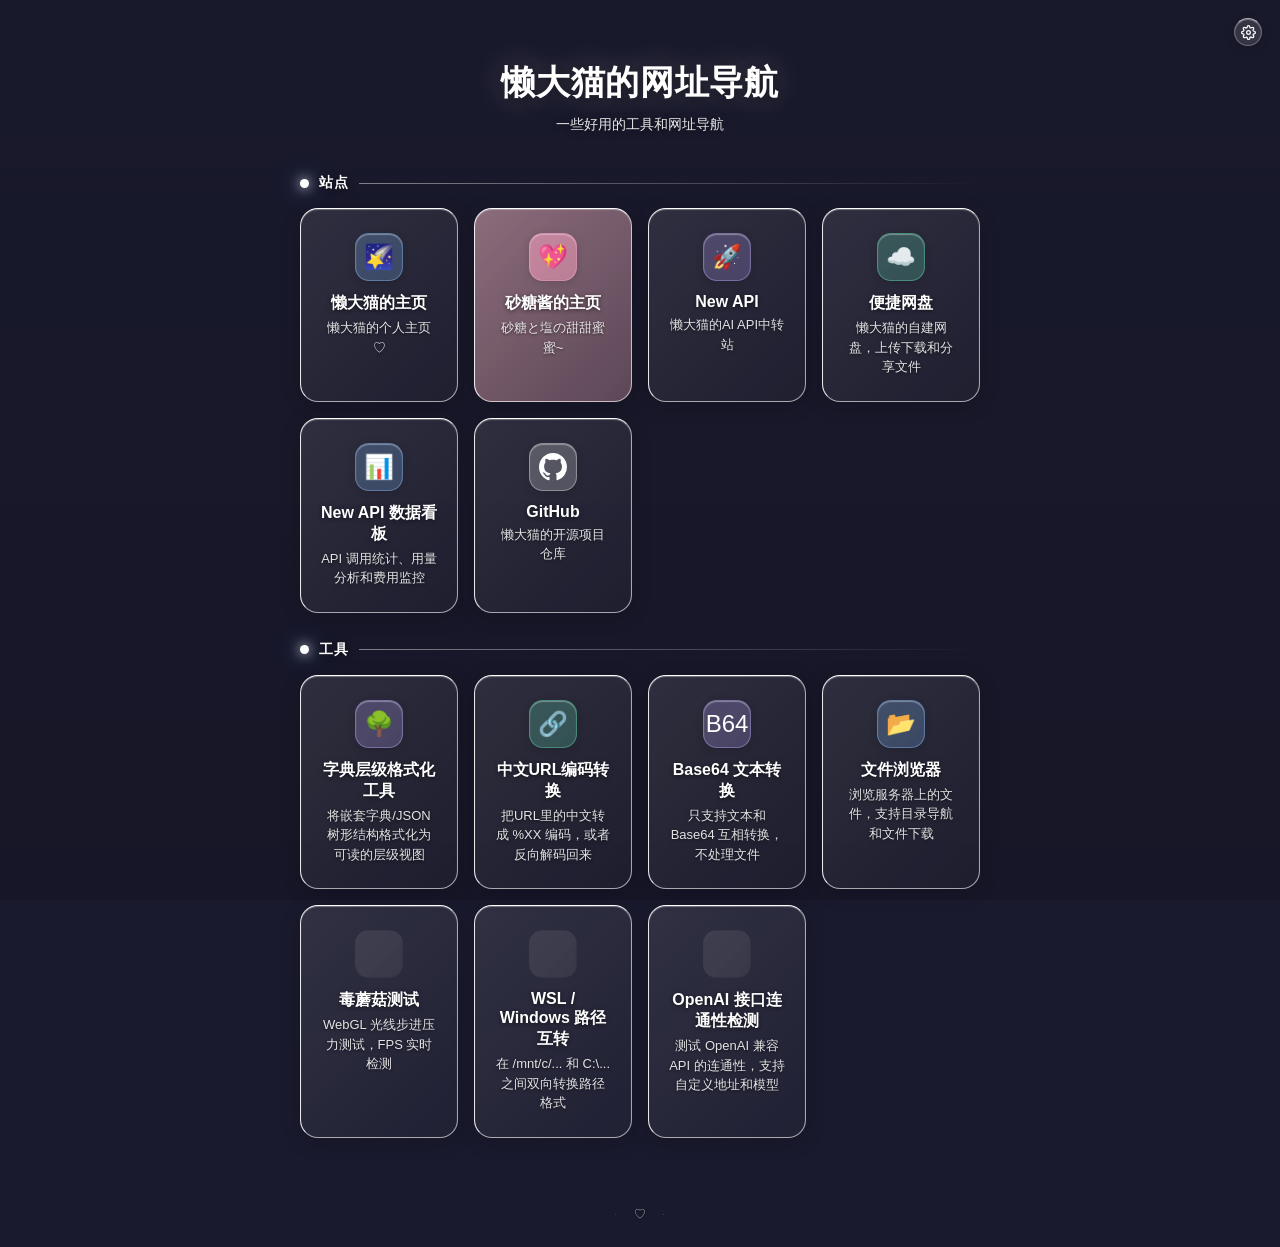
<file: index.html>
<!DOCTYPE html>
<html lang="zh-CN">
<head>
<meta charset="UTF-8">
<meta name="viewport" content="width=device-width, initial-scale=1.0">
<title>懒大猫的网址导航</title>
<link rel="icon" href="data:image/svg+xml,<svg xmlns='http://www.w3.org/2000/svg' viewBox='0 0 100 100'><text y='.9em' font-size='90'>🧰</text></svg>">
<style>
  :root {
    --card-opacity: 0.10;
    --card-blur: 1px;
    --card-border: 0.60;
    --bg-mask: 0.04;
  }
  * { margin: 0; padding: 0; box-sizing: border-box; }
  body {
    font-family: -apple-system, BlinkMacSystemFont, 'Segoe UI', Roboto, sans-serif;
    min-height: 100vh;
    background-color: #1a1a2e;
    background-image: linear-gradient(rgba(0, 0, 0, var(--bg-mask)), rgba(0, 0, 0, calc(var(--bg-mask) + 0.1))), url('https://t.alcy.cc/ycy');
    background-repeat: no-repeat;
    background-position: center center;
    background-size: cover;
    background-attachment: fixed;
    color: #ffffff;
    display: flex;
    flex-direction: column;
    align-items: center;
  }

  /* 右上角水玻璃调节面板（绝对定位，随页面滚动滑走） */
  .settings-wrap {
    position: absolute;
    top: 18px;
    right: 18px;
    z-index: 1000;
  }
  .settings-btn {
    width: 28px;
    height: 28px;
    border-radius: 50%;
    background: rgba(255, 255, 255, 0.12);
    -webkit-backdrop-filter: blur(8px);
    backdrop-filter: blur(8px);
    border: 1px solid rgba(255, 255, 255, 0.28);
    border-top: 1px solid rgba(255, 255, 255, 0.6);
    color: #ffffff;
    display: inline-flex;
    align-items: center;
    justify-content: center;
    cursor: pointer;
    box-shadow: 0 2px 10px rgba(0, 0, 0, 0.18), inset 0 1px 1px rgba(255, 255, 255, 0.35);
    transition: all 0.25s cubic-bezier(0.16, 1, 0.3, 1);
  }
  .settings-btn:hover {
    background: rgba(255, 255, 255, 0.24);
    transform: rotate(45deg) scale(1.08);
    box-shadow: 0 4px 14px rgba(0, 0, 0, 0.28), inset 0 1px 2px rgba(255, 255, 255, 0.55);
  }
  .settings-panel {
    position: absolute;
    top: 36px;
    right: 0;
    width: 250px;
    padding: 18px;
    border-radius: 18px;
    background: rgba(18, 22, 36, 0.82);
    -webkit-backdrop-filter: blur(20px) saturate(180%);
    backdrop-filter: blur(20px) saturate(180%);
    border: 1px solid rgba(255, 255, 255, 0.22);
    border-top: 1px solid rgba(255, 255, 255, 0.45);
    box-shadow: 0 16px 40px rgba(0, 0, 0, 0.45), inset 0 1px 1px rgba(255, 255, 255, 0.25);
    opacity: 0;
    pointer-events: none;
    transform: translateY(-8px) scale(0.96);
    transition: all 0.24s cubic-bezier(0.16, 1, 0.3, 1);
  }
  .settings-panel.open {
    opacity: 1;
    pointer-events: auto;
    transform: translateY(0) scale(1);
  }
  .panel-title {
    display: flex;
    align-items: center;
    justify-content: space-between;
    font-size: 13px;
    font-weight: 600;
    color: #ffffff;
    margin-bottom: 14px;
    padding-bottom: 10px;
    border-bottom: 1px solid rgba(255, 255, 255, 0.15);
  }
  .reset-btn {
    background: rgba(255, 255, 255, 0.12);
    border: 1px solid rgba(255, 255, 255, 0.25);
    color: #e2e8f0;
    font-size: 11px;
    padding: 3px 8px;
    border-radius: 6px;
    cursor: pointer;
    transition: all 0.2s;
  }
  .reset-btn:hover {
    background: rgba(255, 255, 255, 0.22);
    color: #ffffff;
  }
  .setting-item {
    margin-bottom: 13px;
  }
  .setting-item:last-child {
    margin-bottom: 0;
  }
  .item-label {
    display: flex;
    justify-content: space-between;
    font-size: 12px;
    color: rgba(255, 255, 255, 0.88);
    margin-bottom: 6px;
  }
  .item-val {
    font-family: Consolas, monospace;
    font-size: 11px;
    color: #93c5fd;
  }
  .setting-item input[type="range"] {
    -webkit-appearance: none;
    appearance: none;
    width: 100%;
    height: 5px;
    border-radius: 5px;
    background: rgba(255, 255, 255, 0.2);
    outline: none;
    cursor: pointer;
  }
  .setting-item input[type="range"]::-webkit-slider-thumb {
    -webkit-appearance: none;
    appearance: none;
    width: 15px;
    height: 15px;
    border-radius: 50%;
    background: #ffffff;
    border: 2px solid #60a5fa;
    box-shadow: 0 0 8px rgba(96, 165, 250, 0.6);
    cursor: pointer;
  }
  .setting-item input[type="range"]::-moz-range-thumb {
    width: 15px;
    height: 15px;
    border-radius: 50%;
    background: #ffffff;
    border: 2px solid #60a5fa;
    box-shadow: 0 0 8px rgba(96, 165, 250, 0.6);
    cursor: pointer;
  }

  .container {
    position: relative;
    z-index: 1;
    width: 100%;
    max-width: 720px;
    padding: 60px 20px 40px;
  }

  .header {
    text-align: center;
    margin-bottom: 40px;
  }
  .header-title {
    display: flex;
    align-items: center;
    justify-content: center;
  }
  .header h1 {
    font-size: 34px;
    font-weight: 700;
    color: #ffffff;
    text-shadow: 0 2px 14px rgba(0, 0, 0, 0.55), 0 0 30px rgba(255, 255, 255, 0.25);
    letter-spacing: 0.02em;
  }
  .header p {
    color: rgba(255, 255, 255, 0.9);
    font-size: 14px;
    margin-top: 10px;
    text-shadow: 0 1px 6px rgba(0, 0, 0, 0.6);
  }

  .nav-section { margin-top: 28px; }
  .nav-section:first-of-type { margin-top: 0; }
  .section-head {
    display: flex;
    align-items: center;
    gap: 10px;
    margin-bottom: 16px;
    color: #ffffff;
    font-size: 14px;
    font-weight: 600;
    letter-spacing: 0.08em;
    text-shadow: 0 1px 6px rgba(0, 0, 0, 0.6);
  }
  .section-head::after {
    content: '';
    height: 1px;
    flex: 1;
    background: linear-gradient(90deg, rgba(255, 255, 255, 0.45), transparent);
  }
  .section-dot {
    width: 9px;
    height: 9px;
    border-radius: 50%;
    background: #ffffff;
    box-shadow: 0 0 12px rgba(255, 255, 255, 0.9), 0 0 24px rgba(96, 165, 250, 0.8);
  }

  .tools-grid {
    display: grid;
    grid-template-columns: repeat(2, 1fr);
    gap: 16px;
  }
  @media (min-width: 768px) {
    .tools-grid { grid-template-columns: repeat(3, 1fr); }
  }
  @media (min-width: 1100px) {
    .tools-grid { grid-template-columns: repeat(4, 1fr); }
  }

  /* 晶莹水玻璃卡片：变量控制通透与微光 */
  .tool-card {
    background: linear-gradient(135deg, rgba(255, 255, 255, var(--card-opacity)) 0%, rgba(255, 255, 255, calc(var(--card-opacity) * 0.3)) 100%);
    -webkit-backdrop-filter: blur(var(--card-blur));
    backdrop-filter: blur(var(--card-blur));
    border: 1px solid rgba(255, 255, 255, var(--card-border));
    border-top: 1px solid rgba(255, 255, 255, calc(var(--card-border) * 2.2));
    border-left: 1px solid rgba(255, 255, 255, calc(var(--card-border) * 1.5));
    border-radius: 18px;
    padding: 24px 20px;
    cursor: pointer;
    transition: all 0.25s cubic-bezier(0.16, 1, 0.3, 1);
    text-decoration: none;
    color: #ffffff;
    display: flex;
    flex-direction: column;
    align-items: center;
    gap: 12px;
    text-align: center;
    box-shadow: 0 4px 20px rgba(0, 0, 0, 0.18), inset 0 1px 1px rgba(255, 255, 255, 0.35);
  }
  .tool-card:hover {
    background: linear-gradient(135deg, rgba(255, 255, 255, calc(var(--card-opacity) * 1.8)) 0%, rgba(255, 255, 255, calc(var(--card-opacity) * 0.8)) 100%);
    border-color: rgba(255, 255, 255, calc(var(--card-border) * 2));
    border-top: 1px solid rgba(255, 255, 255, 0.85);
    transform: translateY(-4px) scale(1.015);
    box-shadow: 0 12px 32px rgba(0, 0, 0, 0.28), inset 0 1px 2px rgba(255, 255, 255, 0.6);
  }

  /* 通透水玻璃图标容器 */
  .tool-icon {
    width: 48px;
    height: 48px;
    border-radius: 14px;
    display: flex;
    align-items: center;
    justify-content: center;
    font-size: 24px;
    flex-shrink: 0;
    background: rgba(255, 255, 255, calc(var(--card-opacity) * 1.2));
    -webkit-backdrop-filter: blur(var(--card-blur));
    backdrop-filter: blur(var(--card-blur));
    border: 1px solid rgba(255, 255, 255, var(--card-border));
    border-top: 1px solid rgba(255, 255, 255, calc(var(--card-border) * 2.2));
    box-shadow: inset 0 1px 1px rgba(255, 255, 255, 0.35), 0 2px 8px rgba(0, 0, 0, 0.15);
  }
  .tool-icon.blue { background: rgba(96, 165, 250, 0.18); border-color: rgba(147, 197, 253, 0.4); }
  .tool-icon.purple { background: rgba(167, 139, 250, 0.18); border-color: rgba(196, 181, 253, 0.4); }
  .tool-icon.pink { background: rgba(244, 114, 182, 0.2); border-color: rgba(249, 168, 212, 0.45); }
  .tool-icon.green { background: rgba(52, 211, 153, 0.18); border-color: rgba(110, 231, 183, 0.4); }
  .tool-icon.github { background: rgba(255, 255, 255, 0.15); border-color: rgba(255, 255, 255, 0.35); color: #ffffff; }

  /* 砂糖酱特别款高透水玻璃 */
  .tool-card.pink-card {
    background: linear-gradient(135deg, rgba(255, 192, 203, calc(var(--card-opacity) * 5)) 0%, rgba(255, 182, 193, calc(var(--card-opacity) * 3)) 100%);
    border: 1px solid rgba(255, 255, 255, var(--card-border));
    border-top: 1px solid rgba(255, 255, 255, calc(var(--card-border) * 2.2));
    border-left: 1px solid rgba(255, 255, 255, calc(var(--card-border) * 1.5));
    box-shadow: 0 4px 20px rgba(0, 0, 0, 0.18), inset 0 1px 1px rgba(255, 255, 255, 0.35);
  }
  .tool-card.pink-card:hover {
    background: linear-gradient(135deg, rgba(255, 192, 203, calc(var(--card-opacity) * 7)) 0%, rgba(255, 182, 193, calc(var(--card-opacity) * 5)) 100%);
    border-color: rgba(255, 255, 255, calc(var(--card-border) * 2));
    border-top: 1px solid rgba(255, 255, 255, 0.85);
    box-shadow: 0 12px 32px rgba(0, 0, 0, 0.28), inset 0 1px 2px rgba(255, 255, 255, 0.6);
  }

  .tool-info h2 {
    font-size: 16px;
    font-weight: 600;
    color: #ffffff;
    text-shadow: 0 1px 4px rgba(0, 0, 0, 0.6);
  }
  .tool-info p {
    font-size: 13px;
    color: rgba(255, 255, 255, 0.88);
    margin-top: 4px;
    line-height: 1.5;
    text-shadow: 0 1px 3px rgba(0, 0, 0, 0.6);
  }

  .footer {
    margin-top: auto;
    padding: 28px 0 24px;
    text-align: center;
    font-size: 12px;
    display: flex;
    justify-content: center;
    gap: 16px;
    align-items: center;
  }
  .footer a {
    color: rgba(255, 255, 255, 0.6);
    text-decoration: none;
    transition: all 0.2s;
    text-shadow: 0 1px 3px rgba(0, 0, 0, 0.5);
  }
  .footer a:hover {
    color: #ffffff;
    text-shadow: 0 0 8px rgba(255, 255, 255, 0.8);
  }
</style>
</head>
<body>

<!-- 右上角外观调节组件 -->
<div class="settings-wrap" id="settingsWrap">
  <button class="settings-btn" id="settingsBtn" type="button" aria-label="外观设置" title="外观设置">
    <svg width="15" height="15" viewBox="0 0 24 24" fill="none" stroke="currentColor" stroke-width="2" stroke-linecap="round" stroke-linejoin="round">
      <circle cx="12" cy="12" r="3"></circle>
      <path d="M19.4 15a1.65 1.65 0 0 0 .33 1.82l.06.06a2 2 0 0 1 0 2.83 2 2 0 0 1-2.83 0l-.06-.06a1.65 1.65 0 0 0-1.82-.33 1.65 1.65 0 0 0-1 1.51V21a2 2 0 0 1-2 2 2 2 0 0 1-2-2v-.09A1.65 1.65 0 0 0 9 19.4a1.65 1.65 0 0 0-1.82.33l-.06.06a2 2 0 0 1-2.83 0 2 2 0 0 1 0-2.83l.06-.06a1.65 1.65 0 0 0 .33-1.82 1.65 1.65 0 0 0-1.51-1H3a2 2 0 0 1-2-2 2 2 0 0 1 2-2h.09A1.65 1.65 0 0 0 4.6 9a1.65 1.65 0 0 0-.33-1.82l-.06-.06a2 2 0 0 1 0-2.83 2 2 0 0 1 2.83 0l.06.06a1.65 1.65 0 0 0 1.82.33H9a1.65 1.65 0 0 0 1-1.51V3a2 2 0 0 1 2-2 2 2 0 0 1 2 2v.09a1.65 1.65 0 0 0 1 1.51 1.65 1.65 0 0 0 1.82-.33l.06-.06a2 2 0 0 1 2.83 0 2 2 0 0 1 0 2.83l-.06.06a1.65 1.65 0 0 0-.33 1.82V9a1.65 1.65 0 0 0 1.51 1H21a2 2 0 0 1 2 2 2 2 0 0 1-2 2h-.09a1.65 1.65 0 0 0-1.51 1z"></path>
    </svg>
  </button>
  <div class="settings-panel" id="settingsPanel">
    <div class="panel-title">
      <span>水玻璃外观调节</span>
      <button class="reset-btn" id="resetBtn" type="button" title="恢复默认参数">重置</button>
    </div>
    <div class="setting-item">
      <div class="item-label"><span>卡片透明度</span><span class="item-val" id="valOpacity">10%</span></div>
      <input type="range" id="sliderOpacity" min="0" max="40" step="1" value="10">
    </div>
    <div class="setting-item">
      <div class="item-label"><span>卡片磨砂模糊</span><span class="item-val" id="valBlur">1px</span></div>
      <input type="range" id="sliderBlur" min="0" max="25" step="0.5" value="1">
    </div>
    <div class="setting-item">
      <div class="item-label"><span>背景遮罩暗度</span><span class="item-val" id="valMask">4%</span></div>
      <input type="range" id="sliderMask" min="0" max="60" step="1" value="4">
    </div>
    <div class="setting-item">
      <div class="item-label"><span>玻璃边框反光</span><span class="item-val" id="valBorder">60%</span></div>
      <input type="range" id="sliderBorder" min="5" max="90" step="1" value="60">
    </div>
  </div>
</div>

<div class="container">
  <div class="header">
    <div class="header-title">
      <h1>懒大猫的网址导航</h1>
    </div>
    <p>一些好用的工具和网址导航</p>
  </div>

  <section class="nav-section">
    <div class="section-head"><span class="section-dot"></span><span>站点</span></div>
    <div class="tools-grid">
      <a class="tool-card" href="http://39.106.102.162:9520/懒大猫的主页.html">
        <div class="tool-icon blue">🌠</div>
        <div class="tool-info">
          <h2>懒大猫的主页</h2>
          <p>懒大猫的个人主页 ♡</p>
        </div>
      </a>

      <a class="tool-card pink-card" href="http://39.106.102.162:9520/砂糖酱的主页.html">
        <div class="tool-icon pink">💖</div>
        <div class="tool-info">
          <h2>砂糖酱的主页</h2>
          <p>砂糖と塩の甜甜蜜蜜~</p>
        </div>
      </a>

      <a class="tool-card" href="https://api.landamao.xyz/" target="_blank">
        <div class="tool-icon purple">🚀</div>
        <div class="tool-info">
          <h2>New API</h2>
          <p>懒大猫的AI API中转站</p>
        </div>
      </a>

      <a class="tool-card" href="http://39.106.102.162:6200/" target="_blank">
        <div class="tool-icon green">☁️</div>
        <div class="tool-info">
          <h2>便捷网盘</h2>
          <p>懒大猫的自建网盘，上传下载和分享文件</p>
        </div>
      </a>

      <a class="tool-card" href="http://39.106.102.162:6650/" target="_blank">
        <div class="tool-icon blue">📊</div>
        <div class="tool-info">
          <h2>New API 数据看板</h2>
          <p>API 调用统计、用量分析和费用监控</p>
        </div>
      </a>

      <a class="tool-card" href="https://github.com/landamao" target="_blank">
        <div class="tool-icon github">
          <svg width="28" height="28" viewBox="0 0 24 24" fill="currentColor"><path d="M12 0C5.37 0 0 5.37 0 12c0 5.31 3.435 9.795 8.205 11.385.6.105.825-.255.825-.57 0-.285-.015-1.23-.015-2.235-3.015.555-3.795-.735-4.035-1.41-.135-.345-.72-1.41-1.23-1.695-.42-.225-1.02-.78-.015-.795.945-.015 1.62.87 1.845 1.23 1.08 1.815 2.805 1.305 3.495.99.105-.78.42-1.305.765-1.605-2.67-.3-5.46-1.335-5.46-5.925 0-1.305.465-2.385 1.23-3.225-.12-.3-.54-1.53.12-3.18 0 0 1.005-.315 3.3 1.23.96-.27 1.98-.405 3-.405s2.04.135 3 .405c2.295-1.56 3.3-1.23 3.3-1.23.66 1.65.24 2.88.12 3.18.765.84 1.23 1.905 1.23 3.225 0 4.605-2.805 5.625-5.475 5.925.435.375.81 1.095.81 2.22 0 1.605-.015 2.895-.015 3.3 0 .315.225.69.825.57A12.02 12.02 0 0024 12c0-6.63-5.37-12-12-12z"/></svg>
        </div>
        <div class="tool-info">
          <h2>GitHub</h2>
          <p>懒大猫的开源项目仓库</p>
        </div>
      </a>
    </div>
  </section>

  <section class="nav-section">
    <div class="section-head"><span class="section-dot"></span><span>工具</span></div>
    <div class="tools-grid">
      <a class="tool-card" href="dict_tree_formatter.html">
        <div class="tool-icon purple">🌳</div>
        <div class="tool-info">
          <h2>字典层级格式化工具</h2>
          <p>将嵌套字典/JSON 树形结构格式化为可读的层级视图</p>
        </div>
      </a>

      <a class="tool-card" href="url_encoder.html">
        <div class="tool-icon green">🔗</div>
        <div class="tool-info">
          <h2>中文URL编码转换</h2>
          <p>把URL里的中文转成 %XX 编码，或者反向解码回来</p>
        </div>
      </a>

      <a class="tool-card" href="base64_text.html">
        <div class="tool-icon purple">B64</div>
        <div class="tool-info">
          <h2>Base64 文本转换</h2>
          <p>只支持文本和 Base64 互相转换，不处理文件</p>
        </div>
      </a>

      <a class="tool-card" href="/browse/">
        <div class="tool-icon blue">📂</div>
        <div class="tool-info">
          <h2>文件浏览器</h2>
          <p>浏览服务器上的文件，支持目录导航和文件下载</p>
        </div>
      </a>

      <a class="tool-card" href="毒蘑菇测试/">
        <div class="tool-icon green">🍄</div>
        <div class="tool-info">
          <h2>毒蘑菇测试</h2>
          <p>WebGL 光线步进压力测试，FPS 实时检测</p>
        </div>
      </a>

      <a class="tool-card" href="wsl_path_converter.html">
        <div class="tool-icon blue">🪟</div>
        <div class="tool-info">
          <h2>WSL / Windows 路径互转</h2>
          <p>在 /mnt/c/... 和 C:\... 之间双向转换路径格式</p>
        </div>
      </a>

      <a class="tool-card" href="openai-api-tester.html">
        <div class="tool-icon blue">🔍</div>
        <div class="tool-info">
          <h2>OpenAI 接口连通性检测</h2>
          <p>测试 OpenAI 兼容 API 的连通性，支持自定义地址和模型</p>
        </div>
      </a>
    </div>
  </section>
</div>

<div class="footer">
  <a href="http://39.106.102.162:6185/#/console" style="font-size:9px;opacity:0.35;letter-spacing:1px">·</a>
  <a href="http://39.106.102.162:9520/懒大猫的主页.html">♡</a>
  <a href="http://39.106.102.162:6099" style="font-size:9px;opacity:0.35;letter-spacing:1px">·</a>
</div>

<script>
(function(){
  var KEY='toolsScrollY';
  /* 交给浏览器原生恢复，避免被 manual 强制回到顶部 */
  if('scrollRestoration' in history)history.scrollRestoration='auto';
  /* 点链接离开前记下当前滚动位置（含跨域链接） */
  document.addEventListener('click',function(e){
    var a=e.target.closest('a');
    if(!a||!a.href||a.target==='_blank'||a.hasAttribute('download'))return;
    try{sessionStorage.setItem(KEY,JSON.stringify({y:window.scrollY||window.pageYOffset||0,p:location.pathname+location.search}));}catch(_){}
  });
  /* 兜底：浏览器没自动恢复时（bfcache 失效等）手动回到原位置 */
  window.addEventListener('pageshow',function(){
    var d=null;
    try{d=JSON.parse(sessionStorage.getItem(KEY)||'null');}catch(_){d=null;}
    if(!d||typeof d.y!=='number')return;
    if(d.p!==(location.pathname+location.search))return;
    if(d.y>0&&Math.abs((window.scrollY||window.pageYOffset||0)-d.y)>2){window.scrollTo(0,d.y);}
  });
})();
</script>

<!-- 水玻璃参数交互脚本 -->
<script>
(function() {
  var DEFAULTS = { opacity: 10, blur: 1, mask: 4, border: 60 };
  var STORAGE_KEY = 'mczk_glass_settings_v3';

  var sliderOpacity = document.getElementById('sliderOpacity');
  var sliderBlur = document.getElementById('sliderBlur');
  var sliderMask = document.getElementById('sliderMask');
  var sliderBorder = document.getElementById('sliderBorder');

  var valOpacity = document.getElementById('valOpacity');
  var valBlur = document.getElementById('valBlur');
  var valMask = document.getElementById('valMask');
  var valBorder = document.getElementById('valBorder');

  var settingsBtn = document.getElementById('settingsBtn');
  var settingsPanel = document.getElementById('settingsPanel');
  var resetBtn = document.getElementById('resetBtn');

  function loadSettings() {
    try {
      var saved = JSON.parse(localStorage.getItem(STORAGE_KEY));
      if (saved && typeof saved === 'object') {
        return Object.assign({}, DEFAULTS, saved);
      }
    } catch (e) {}
    return Object.assign({}, DEFAULTS);
  }

  function applySettings(cfg) {
    document.documentElement.style.setProperty('--card-opacity', (cfg.opacity / 100).toFixed(2));
    document.documentElement.style.setProperty('--card-blur', cfg.blur + 'px');
    document.documentElement.style.setProperty('--bg-mask', (cfg.mask / 100).toFixed(2));
    document.documentElement.style.setProperty('--card-border', (cfg.border / 100).toFixed(2));

    sliderOpacity.value = cfg.opacity;
    sliderBlur.value = cfg.blur;
    sliderMask.value = cfg.mask;
    sliderBorder.value = cfg.border;

    valOpacity.textContent = cfg.opacity + '%';
    valBlur.textContent = cfg.blur + 'px';
    valMask.textContent = cfg.mask + '%';
    valBorder.textContent = cfg.border + '%';
  }

  function saveSettings() {
    var cfg = {
      opacity: parseFloat(sliderOpacity.value),
      blur: parseFloat(sliderBlur.value),
      mask: parseFloat(sliderMask.value),
      border: parseFloat(sliderBorder.value)
    };
    applySettings(cfg);
    try {
      localStorage.setItem(STORAGE_KEY, JSON.stringify(cfg));
    } catch (e) {}
  }

  applySettings(loadSettings());

  sliderOpacity.addEventListener('input', saveSettings);
  sliderBlur.addEventListener('input', saveSettings);
  sliderMask.addEventListener('input', saveSettings);
  sliderBorder.addEventListener('input', saveSettings);

  settingsBtn.addEventListener('click', function(e) {
    e.stopPropagation();
    settingsPanel.classList.toggle('open');
  });

  settingsPanel.addEventListener('click', function(e) {
    e.stopPropagation();
  });

  document.addEventListener('click', function() {
    settingsPanel.classList.remove('open');
  });

  resetBtn.addEventListener('click', function() {
    applySettings(DEFAULTS);
    try {
      localStorage.removeItem(STORAGE_KEY);
    } catch (e) {}
  });
})();
</script>

<script src="https://pet.alcy.cc/dsh-pet.standalone.js"></script>
<script>
  window.addEventListener('DOMContentLoaded', function() {
    if (typeof DSHPet !== 'undefined') {
      DSHPet.init({ size: 280, corner: 'bottom-right' });
    }
  });
</script>
</body>
</html>
</file>
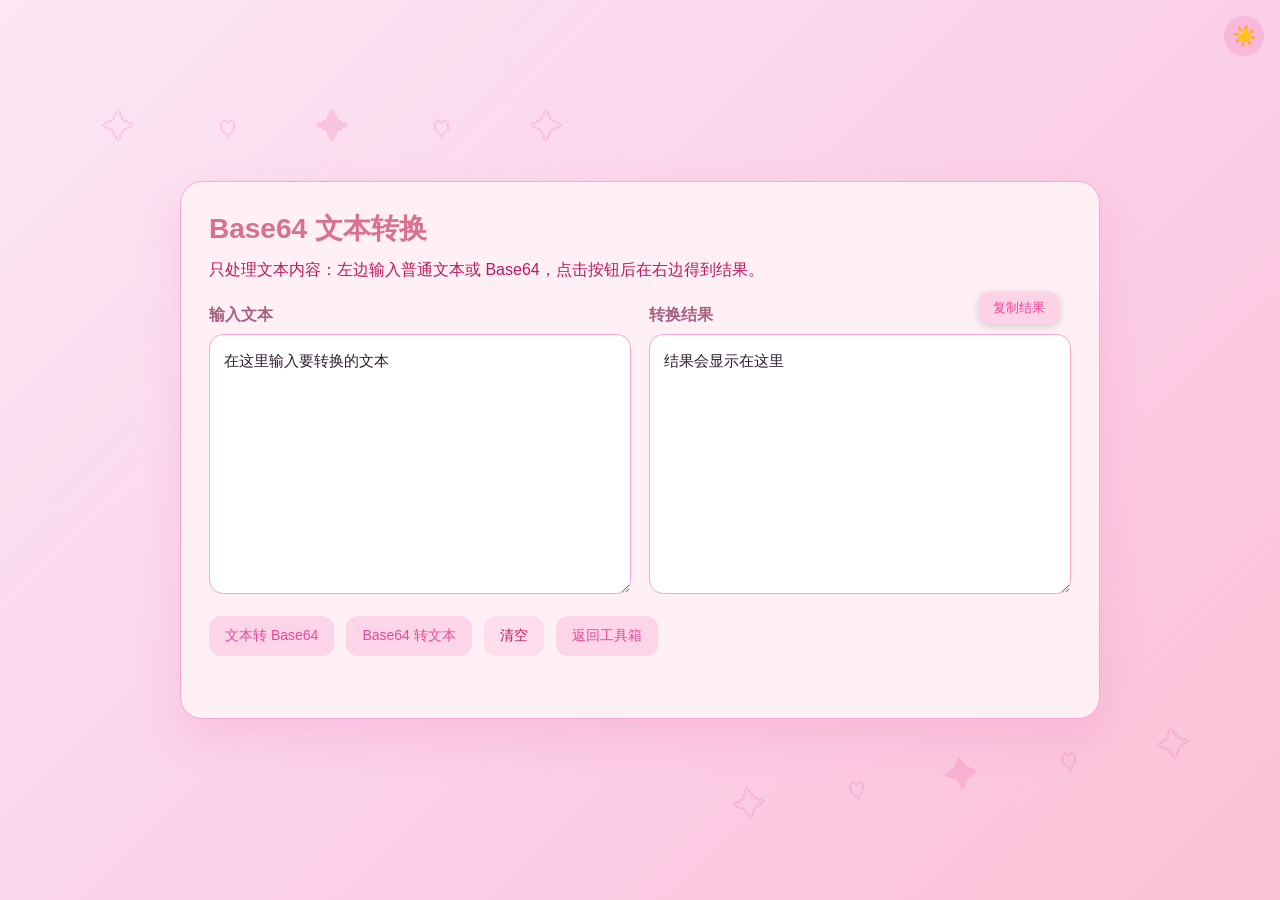
<file: base64_text.html>
<!DOCTYPE html>
<html lang="zh-CN">
<head>
<meta charset="UTF-8">
<meta name="viewport" content="width=device-width, initial-scale=1.0">
<title>Base64 文本转换</title>
<style>
*{box-sizing:border-box}body{margin:0;min-height:100vh;background:linear-gradient(135deg,#0f172a 0%,#111827 58%,#020617 100%);color:#e2e8f0;font-family:-apple-system,BlinkMacSystemFont,'Segoe UI',Roboto,'Noto Sans SC',sans-serif;display:flex;align-items:center;justify-content:center;padding:24px}.stars{position:fixed;inset:0;pointer-events:none;overflow:hidden}.stars::before,.stars::after{content:'✧  ♡  ✦  ♡  ✧';position:absolute;color:rgba(191,219,254,.22);font-size:34px;letter-spacing:36px;white-space:nowrap}.stars::before{left:8%;top:12%}.stars::after{right:4%;bottom:12%;transform:rotate(-8deg)}.card{position:relative;width:min(920px,100%);background:rgba(30,41,59,.72);border:1px solid rgba(148,163,184,.16);border-radius:22px;padding:28px;box-shadow:0 18px 44px rgba(0,0,0,.28)}h1{margin:0 0 8px;font-size:28px;background:linear-gradient(135deg,#60a5fa,#a78bfa,#f472b6);-webkit-background-clip:text;-webkit-text-fill-color:transparent}.tip{color:#94a3b8;margin:0 0 22px;line-height:1.7}.grid{display:grid;grid-template-columns:1fr;gap:18px}@media(min-width:820px){.grid{grid-template-columns:1fr 1fr}}.label{margin:0 0 8px;color:#cbd5e1;font-weight:600}.out-wrap{position:relative}.out-wrap .copy{position:absolute;bottom:100%;right:12px;margin-bottom:10px;z-index:5;padding:7px 14px;font-size:13px;border-radius:10px;box-shadow:0 2px 8px rgba(0,0,0,.18)}textarea{width:100%;height:260px;background:#111827;color:#e5e7eb;border:1px solid #334155;border-radius:14px;padding:14px;font-size:15px;line-height:1.6;resize:vertical}textarea:focus{outline:none;border-color:#60a5fa;box-shadow:0 0 0 3px rgba(96,165,250,.15)}.buttons{display:flex;flex-wrap:wrap;gap:12px;margin:18px 0 0}button,a{border:0;border-radius:12px;padding:11px 16px;background:rgba(96,165,250,.16);color:#bfdbfe;text-decoration:none;cursor:pointer;font-size:14px}button:hover,a:hover{background:rgba(96,165,250,.28)}.copy{background:rgba(167,139,250,.18);color:#ddd6fe}.clear{background:rgba(244,114,182,.14);color:#fbcfe8}.status{min-height:22px;margin-top:12px;color:#94a3b8;font-size:13px}.status.err{color:#fca5a5}.status.ok{color:#86efac}
#theme-toggle{position:fixed;top:16px;right:16px;z-index:9999;width:40px;height:40px;border:none;border-radius:50%;background:rgba(255,255,255,.12);color:inherit;font-size:20px;cursor:pointer;transition:.2s;display:flex;align-items:center;justify-content:center}
#theme-toggle:hover{background:rgba(255,255,255,.22)}
body.light-theme{background:linear-gradient(135deg,#fce7f3 0%,#fbcfe8 58%,#fbc1d4 100%)!important;color:#831843!important}
body.light-theme .stars::before,body.light-theme .stars::after{color:rgba(236,72,153,.18)!important}
body.light-theme .card{background:#fff0f6!important;border:1px solid #f9a8d4!important;box-shadow:0 18px 44px rgba(236,72,153,.14)!important}
body.light-theme h1{background:none!important;-webkit-text-fill-color:#d97090!important;color:#d97090!important}
body.light-theme .tip{color:#be185d!important}
body.light-theme .label{color:#a86080!important}
body.light-theme textarea{background:#ffffff!important;color:#2d1b2d!important;border:1px solid #f9a8d4!important;opacity:1!important;-webkit-text-fill-color:#2d1b2d!important}
body.light-theme textarea:focus{border-color:#ec4899!important;box-shadow:0 0 0 3px rgba(236,72,153,.15)!important}
body.light-theme button,body.light-theme a{background:rgba(236,72,153,.16)!important;color:#ec4899!important}
body.light-theme button:hover,body.light-theme a:hover{background:rgba(236,72,153,.28)!important}
body.light-theme .copy{background:rgba(236,72,153,.18)!important;color:#ec4899!important}
body.light-theme .clear{background:rgba(244,114,182,.14)!important;color:#be185d!important}
body.light-theme .status{color:#be185d!important}
body.light-theme .status.err{color:#be185d!important}
body.light-theme .status.ok{color:#ec4899!important}
</style>
</head>
<body>
<button id="theme-toggle">🌙</button>
<div class="stars"></div>
<main class="card">
  <h1>Base64 文本转换</h1>
  <p class="tip">只处理文本内容：左边输入普通文本或 Base64，点击按钮后在右边得到结果。</p>
  <div class="grid">
    <section>
      <p class="label">输入文本</p>
      <textarea id="input" placeholder="在这里输入要转换的文本"></textarea>
    </section>
    <section>
      <p class="label">转换结果</p>
      <div class="out-wrap">
        <textarea id="output" readonly placeholder="结果会显示在这里"></textarea>
        <button class="copy" onclick="copyOutput()">复制结果</button>
      </div>
    </section>
  </div>
  <div class="buttons">
    <button onclick="encodeText()">文本转 Base64</button>
    <button onclick="decodeText()">Base64 转文本</button>
    <button class="clear" onclick="clearAll()">清空</button>
    <a href="/">返回工具箱</a>
  </div>
  <div id="status" class="status"></div>
</main>
<script>
const input=document.getElementById('input');
const output=document.getElementById('output');
const statusBox=document.getElementById('status');
function setStatus(text,type=''){
  statusBox.textContent=text;
  statusBox.className='status '+type;
}
function encodeText(){
  try{
    const bytes=new TextEncoder().encode(input.value);
    let binary='';
    for(const b of bytes) binary+=String.fromCharCode(b);
    output.value=btoa(binary);
    setStatus('已转换为 Base64','ok');
  }catch(e){
    output.value='';
    setStatus('编码失败：'+e.message,'err');
  }
}
function decodeText(){
  try{
    const clean=input.value.trim().replace(/\s+/g,'');
    const binary=atob(clean);
    const bytes=Uint8Array.from(binary,c=>c.charCodeAt(0));
    output.value=new TextDecoder('utf-8',{fatal:true}).decode(bytes);
    setStatus('已解码为文本','ok');
  }catch(e){
    output.value='';
    setStatus('解码失败：请输入有效的 UTF-8 Base64 文本','err');
  }
}
async function copyOutput(){
  if(!output.value){setStatus('没有可复制的结果','err');return;}
  try{await navigator.clipboard.writeText(output.value);setStatus('结果已复制','ok');}
  catch(e){setStatus('复制失败，请手动复制','err');}
}
function clearAll(){input.value='';output.value='';setStatus('');input.focus();}
</script>
<script>
(function(){var b=document.getElementById('theme-toggle');var s=localStorage.getItem('theme')||'light';if(s==='light')document.body.classList.add('light-theme');b.textContent=s==='light'?'☀️':'🌙';b.addEventListener('click',function(){var l=document.body.classList.toggle('light-theme');localStorage.setItem('theme',l?'light':'dark');b.textContent=l?'☀️':'🌙'});})();
</script>
</body>
</html>
</file>
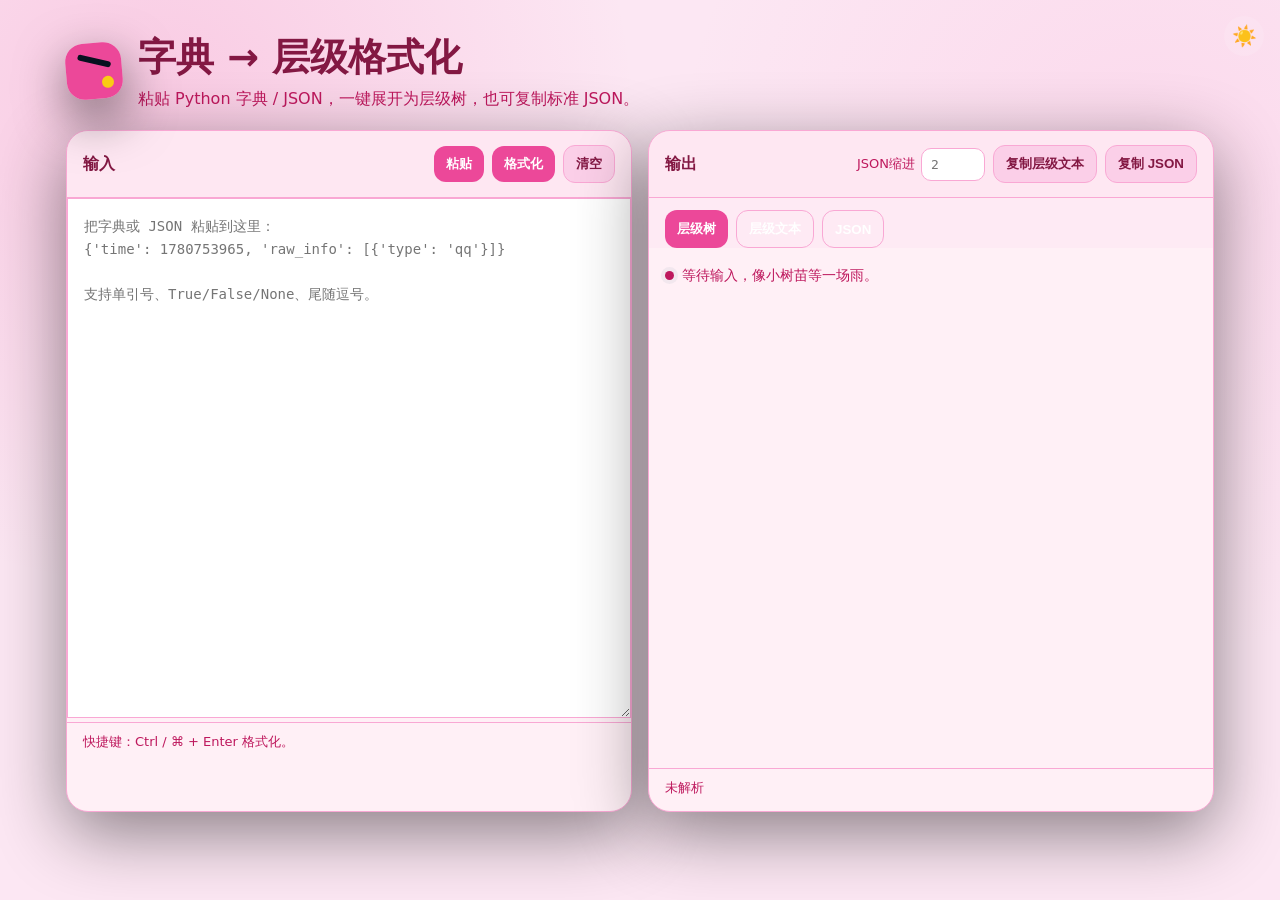
<file: dict_tree_formatter.html>
<!doctype html>
<html lang="zh-CN">
<head>
<meta charset="utf-8"><meta name="viewport" content="width=device-width,initial-scale=1">
<title>字典层级格式化工具</title>
<link rel="icon" href="data:image/svg+xml,%3Csvg xmlns='http://www.w3.org/2000/svg' viewBox='0 0 64 64'%3E%3Crect width='64' height='64' rx='15' fill='%230b1020'/%3E%3Cpath d='M14 18c15 0 11 14 31 14' stroke='%237dd3fc' stroke-width='5' fill='none' stroke-linecap='round'/%3E%3Cpath d='M22 39h22M30 49h12' stroke='%23a7f3d0' stroke-width='5' stroke-linecap='round'/%3E%3Ccircle cx='49' cy='17' r='5' fill='%23facc15'/%3E%3C/svg%3E">
<style>
:root{--bg:#0b1020;--card:rgba(15,23,42,.86);--line:rgba(148,163,184,.24);--text:#e5e7eb;--muted:#94a3b8;--a:#7dd3fc;--b:#a7f3d0;--r:#fb7185;--mono:ui-monospace,SFMono-Regular,Menlo,Consolas,monospace;--sans:system-ui,-apple-system,"Segoe UI","Microsoft YaHei",sans-serif}*{box-sizing:border-box}body{margin:0;min-height:100vh;background:radial-gradient(circle at 12% 12%,rgba(125,211,252,.2),transparent 35%),radial-gradient(circle at 90% 20%,rgba(167,243,208,.14),transparent 35%),var(--bg);color:var(--text);font-family:var(--sans)}main{max-width:1180px;margin:auto;padding:32px 16px}.hero{display:flex;gap:16px;align-items:center;margin-bottom:20px}.logo{width:56px;height:56px;border-radius:18px;background:linear-gradient(135deg,var(--a),var(--b));transform:rotate(-5deg);box-shadow:0 18px 50px #0008;position:relative}.logo:before{content:"";position:absolute;left:12px;top:15px;width:34px;height:6px;border-radius:9px;background:#07111f;transform:rotate(18deg)}.logo:after{content:"";position:absolute;right:9px;bottom:10px;width:12px;height:12px;border-radius:50%;background:#facc15}h1{margin:0;font-size:clamp(24px,4vw,38px)}.sub{color:var(--muted);margin-top:6px}.grid{display:grid;grid-template-columns:1fr 1fr;gap:16px}@media(max-width:850px){.grid{grid-template-columns:1fr}}.card{background:var(--card);border:1px solid var(--line);border-radius:22px;overflow:hidden;box-shadow:0 20px 70px #0007}.head{display:flex;justify-content:space-between;gap:10px;align-items:center;padding:14px 16px;border-bottom:1px solid var(--line);background:#0f172a99}.title{font-weight:800}.btns{display:flex;gap:8px;flex-wrap:wrap;align-items:center}.json-indent{display:inline-flex;gap:6px;align-items:center;color:var(--muted);font-size:13px}.json-indent input{width:64px;border:1px solid var(--line);border-radius:10px;padding:8px 9px;background:#02061799;color:var(--text);font:13px var(--mono)}button{border:0;border-radius:12px;padding:9px 12px;font-weight:800;cursor:pointer;background:var(--a);color:#07111f}button:hover{filter:brightness(1.05);transform:translateY(-1px)}button.gray{background:#334155;color:var(--text);border:1px solid var(--line)}button.green{background:var(--b)}textarea{width:100%;min-height:520px;resize:vertical;border:0;outline:0;padding:16px;background:#02061799;color:var(--text);font:14px/1.62 var(--mono)}.out{min-height:520px;max-height:75vh;overflow:auto;padding:16px;background:#02061777;font:14px/1.6 var(--mono)}.hint{padding:10px 16px 14px;color:var(--muted);font-size:13px;border-top:1px solid var(--line)}.tabs{display:flex;gap:8px;padding:12px 16px 0;background:#02061744}.tab{background:transparent;color:var(--muted);border:1px solid var(--line)}.tab.on{background:var(--a);color:#07111f;border:0}.tree ul{margin:0 0 0 20px;padding:0 0 0 14px;border-left:1px dashed #94a3b852}.tree li{list-style:none;margin:3px 0;position:relative}.tree li:before{content:"";position:absolute;left:-15px;top:13px;width:10px;border-top:1px dashed #94a3b852}details{margin:2px 0}summary{cursor:pointer;color:var(--b)}.key{color:#93c5fd;font-weight:800}.idx{color:#c4b5fd;font-weight:800}.type{color:#64748b;font-size:12px}.str{color:#f9a8d4}.num{color:#fde68a}.bool{color:#86efac}.nil{color:#94a3b8;font-style:italic}.err{color:#fecdd3;white-space:pre-wrap}.status{display:inline-flex;align-items:center;gap:8px;color:var(--muted)}.dot{width:9px;height:9px;border-radius:50%;background:var(--muted);box-shadow:0 0 0 4px #94a3b820}.ok .dot{background:#34d399}.bad .dot{background:var(--r)}pre{margin:0;white-space:pre-wrap;word-break:break-word}
/* theme toggle button */
#theme-toggle{position:fixed;top:16px;right:16px;z-index:9999;width:40px;height:40px;border:none;border-radius:50%;background:rgba(255,255,255,.12);color:inherit;font-size:20px;cursor:pointer;transition:.2s;display:flex;align-items:center;justify-content:center}
#theme-toggle:hover{background:rgba(255,255,255,.22)}
/* light pink theme overrides */
body.light-theme{--bg:#fce7f3;--card:#fff0f6;--line:#f9a8d4;--text:#831843;--muted:#be185d;--a:#ec4899;--b:#ec4899;--r:#be123c}
body.light-theme{background:radial-gradient(circle at 12% 12%,rgba(236,72,153,.18),transparent 35%),radial-gradient(circle at 90% 20%,rgba(249,168,212,.22),transparent 35%),#fce7f3!important}
body.light-theme .head{background:#fbcfe84d!important;border-bottom-color:#f9a8d4!important}
body.light-theme .json-indent input,body.light-theme textarea{background:#ffffff!important;border:1px solid #f9a8d4!important;color:#831843!important}
body.light-theme .out{background:#fff0f6!important}
body.light-theme .tabs{background:#fbcfe833!important}
body.light-theme button{color:#fff!important}
body.light-theme button.gray{background:#fbcfe8!important;color:#831843!important;border:1px solid #f9a8d4!important}
body.light-theme .tab.on{color:#fff!important}
body.light-theme .tree ul{border-left:1px dashed #f9a8d466!important}
body.light-theme .tree li:before{border-top:1px dashed #f9a8d466!important}
body.light-theme summary{color:#ec4899!important}
body.light-theme .key{color:#be185d!important}
body.light-theme .idx{color:#ec4899!important}
body.light-theme .type{color:#be185d!important}
body.light-theme .nil{color:#be185d!important;font-style:italic}
body.light-theme .str{color:#db2777!important}
body.light-theme .num{color:#9d174d!important}
body.light-theme .bool{color:#15803d!important}
body.light-theme .err{color:#be123c!important}
</style>
</head>
<body><button id="theme-toggle">🌙</button><main><div class="hero"><div class="logo"></div><div><h1>字典 → 层级格式化</h1><div class="sub">粘贴 Python 字典 / JSON，一键展开为层级树，也可复制标准 JSON。</div></div></div>
<section class="grid"><div class="card"><div class="head"><div class="title">输入</div><div class="btns"><button id="paste" class="green">粘贴</button><button id="fmt">格式化</button><button id="clear" class="gray">清空</button></div></div><textarea id="input" spellcheck="false" placeholder="把字典或 JSON 粘贴到这里：&#10;{'time': 1780753965, 'raw_info': [{'type': 'qq'}]}&#10;&#10;支持单引号、True/False/None、尾随逗号。"></textarea><div class="hint">快捷键：Ctrl / ⌘ + Enter 格式化。</div></div>
<div class="card"><div class="head"><div class="title">输出</div><div class="btns"><label class="json-indent">JSON缩进 <input id="indent" type="number" min="0" max="10" step="1" placeholder="2"></label><button id="copyTree" class="gray">复制层级文本</button><button id="copyJson" class="gray">复制 JSON</button></div></div><div class="tabs"><button class="tab on" data-tab="tree">层级树</button><button class="tab" data-tab="text">层级文本</button><button class="tab" data-tab="json">JSON</button></div><div id="out" class="out"><span class="status"><span class="dot"></span>等待输入，像小树苗等一场雨。</span></div><div class="hint" id="meta">未解析</div></div></section></main>
<script>
const $=s=>document.querySelector(s),input=$('#input'),out=$('#out'),meta=$('#meta'),indentInput=$('#indent');let data=null,ttext='',jtext='',tab='tree';
function esc(s){return String(s).replace(/[&<>"']/g,m=>({'&':'&amp;','<':'&lt;','>':'&gt;','"':'&quot;',"'":'&#39;'}[m]))}
function norm(s){return s.replace(/\bNone\b/g,'null').replace(/\bTrue\b/g,'true').replace(/\bFalse\b/g,'false').replace(/,\s*([}\]])/g,'$1')}
function parse(raw){let s=raw.trim();if(!s)throw Error('还没有输入内容。');try{return JSON.parse(s)}catch(e){}s=norm(s);try{return JSON.parse(s)}catch(e){}try{return Function('"use strict";return ('+s+')')()}catch(e){throw Error('解析失败：请确认内容是 Python 字典或 JSON。\n\n'+e.message)}}
function typ(v){return Array.isArray(v)?`array[${v.length}]`:v===null?'null':typeof v}
function val(v){if(typeof v==='string')return `<span class="str">"${esc(v)}"</span>`;if(typeof v==='number')return `<span class="num">${v}</span>`;if(typeof v==='boolean')return `<span class="bool">${v}</span>`;if(v===null)return '<span class="nil">null</span>';return esc(v)}
function html(v,label='root',idx=false){let cls=idx?'idx':'key';if(v&&typeof v==='object'){let arr=Array.isArray(v),es=arr?v.map((x,i)=>[i,x]):Object.entries(v);let ch=es.length?`<ul>${es.map(([k,x])=>`<li>${html(x,String(k),arr)}</li>`).join('')}</ul>`:'<ul><li><span class="nil">空</span></li></ul>';return `<details${label==='root'?' open':''}><summary><span class="${cls}">${esc(label)}</span> <span class="type">${typ(v)}</span></summary>${ch}</details>`}return `<span class="${cls}">${esc(label)}</span>: ${val(v)} <span class="type">${typ(v)}</span>`}
function text(v,label='root',dep=0,idx=false){let p='  '.repeat(dep),name=idx?`[${label}]`:label;if(v&&typeof v==='object'){let arr=Array.isArray(v),es=arr?v.map((x,i)=>[i,x]):Object.entries(v);let s=`${p}${name}: ${typ(v)}\n`;if(!es.length)return s+`${p}  (空)\n`;for(const [k,x] of es)s+=text(x,String(k),dep+1,arr);return s}return `${p}${name}: ${JSON.stringify(v)} (${typ(v)})\n`}
function count(v){if(!v||typeof v!=='object')return 1;return 1+(Array.isArray(v)?v:Object.values(v)).reduce((n,x)=>n+count(x),0)}
function render(){if(!data)return;if(tab==='tree')out.innerHTML=`<div class="tree">${html(data)}</div>`;if(tab==='text')out.innerHTML=`<pre>${esc(ttext)}</pre>`;if(tab==='json')out.innerHTML=`<pre>${esc(jtext)}</pre>`}
function getIndent(){let raw=indentInput.value.trim();if(raw==='')return 2;let n=Number(raw);if(!Number.isFinite(n)||n<0||n>10)throw Error('JSON 缩进只能填 0 到 10 的整数。');return Math.floor(n)}
function fmt(){try{data=parse(input.value);ttext=text(data).trimEnd();jtext=JSON.stringify(data,null,getIndent());render();meta.innerHTML=`<span class="status ok"><span class="dot"></span>解析成功：${count(data)} 个节点，JSON 缩进 ${getIndent()} 空格</span>`}catch(e){data=null;ttext=jtext='';out.innerHTML=`<div class="err">${esc(e.message)}</div>`;meta.innerHTML=`<span class="status bad"><span class="dot"></span>解析失败</span>`}}
async function copy(s){if(!s)return;try{await navigator.clipboard.writeText(s)}catch(e){let t=document.createElement('textarea');t.value=s;document.body.appendChild(t);t.select();document.execCommand('copy');t.remove()}}
$('#fmt').onclick=fmt;indentInput.addEventListener('input',()=>{if(data)fmt()});$('#clear').onclick=()=>{input.value='';data=null;ttext=jtext='';out.innerHTML='<span class="status"><span class="dot"></span>等待输入，像小树苗等一场雨。</span>';meta.textContent='未解析'};$('#paste').onclick=async()=>{try{input.value=await navigator.clipboard.readText();fmt()}catch(e){out.innerHTML=`<div class="err">无法读取剪贴板：${esc(e.message)}\n请手动粘贴。</div>`}};$('#copyTree').onclick=()=>copy(ttext);$('#copyJson').onclick=()=>copy(jtext);document.querySelectorAll('.tab').forEach(b=>b.onclick=()=>{document.querySelectorAll('.tab').forEach(x=>x.classList.remove('on'));b.classList.add('on');tab=b.dataset.tab;render()});input.addEventListener('keydown',e=>{if((e.ctrlKey||e.metaKey)&&e.key==='Enter')fmt()});
</script>
<script>(function(){var b=document.getElementById('theme-toggle');var s=localStorage.getItem('theme')||'light';if(s==='light')document.body.classList.add('light-theme');b.textContent=s==='light'?'☀️':'🌙';b.addEventListener('click',function(){var l=document.body.classList.toggle('light-theme');localStorage.setItem('theme',l?'light':'dark');b.textContent=l?'☀️':'🌙'});})();</script>
</body></html>
</file>
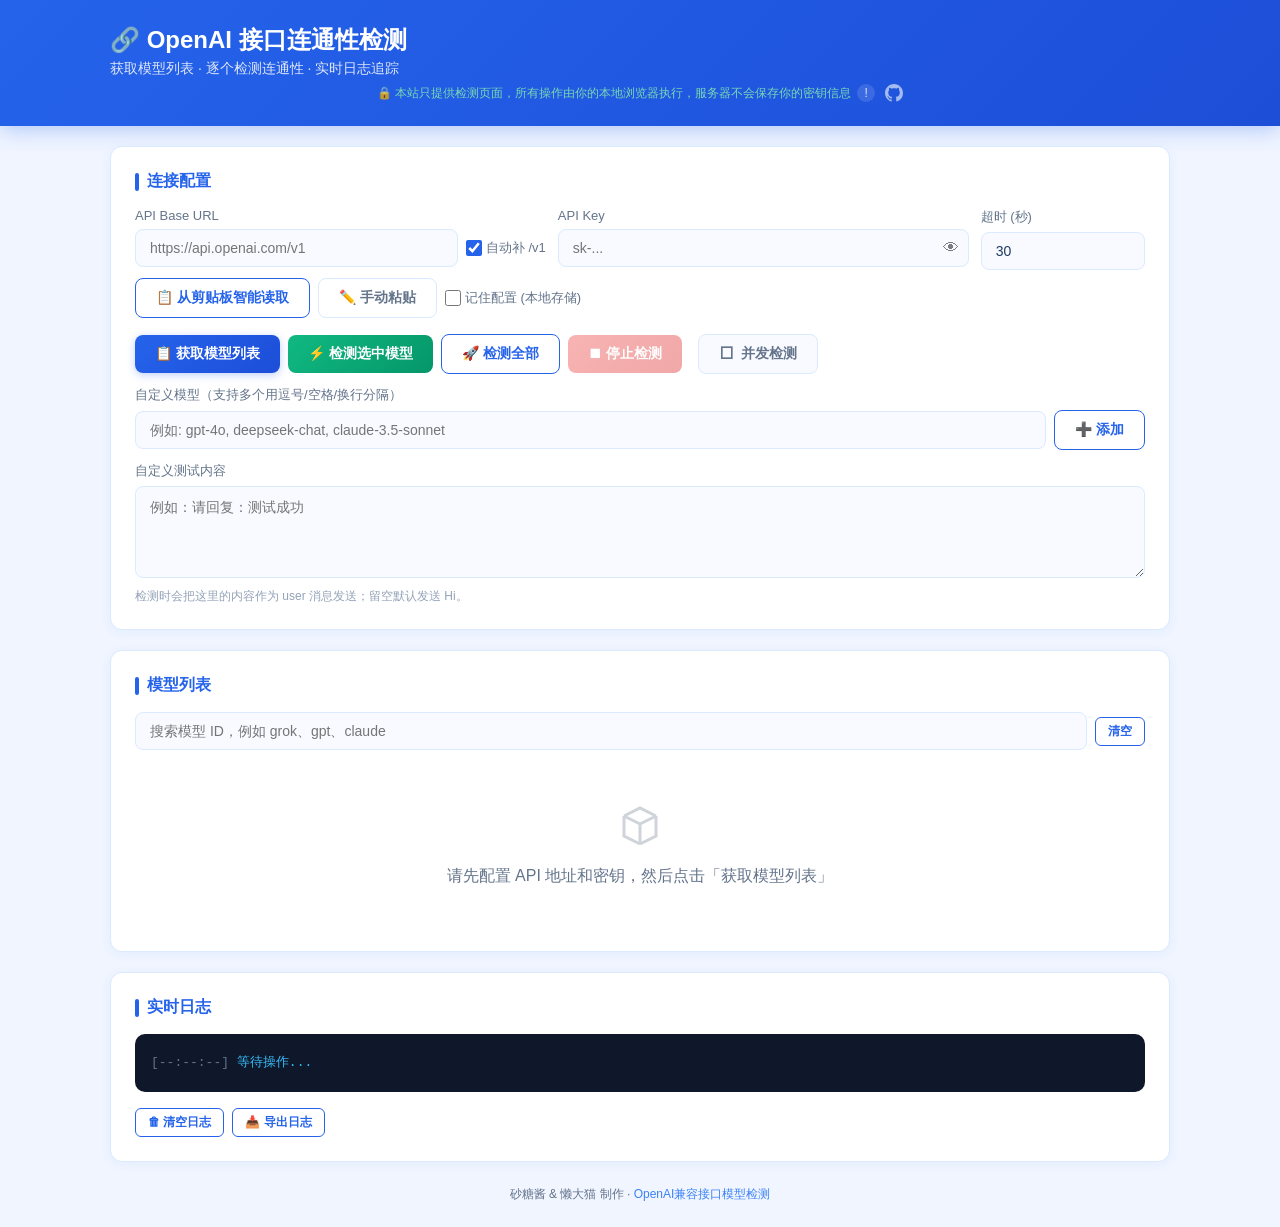
<file: openai-api-tester.html>
<!DOCTYPE html>
<html lang="zh-CN">
<head>
<meta charset="UTF-8">
<meta name="viewport" content="width=device-width, initial-scale=1.0">
<title>OpenAI 接口连通性检测</title>
<link rel="icon" type="image/svg+xml" href="data:image/svg+xml,%3Csvg xmlns='http://www.w3.org/2000/svg' viewBox='0 0 64 64'%3E%3Cdefs%3E%3ClinearGradient id='g' x1='0' y1='0' x2='1' y2='1'%3E%3Cstop offset='0%25' stop-color='%2360a5fa'/%3E%3Cstop offset='100%25' stop-color='%231e40af'/%3E%3C/linearGradient%3E%3C/defs%3E%3Crect width='64' height='64' rx='16' fill='url(%23g)'/%3E%3Ccircle cx='22' cy='24' r='8' fill='none' stroke='white' stroke-width='2.5' opacity='0.9'/%3E%3Ccircle cx='22' cy='24' r='2.5' fill='%2334d399'/%3E%3Cpath d='M28 28 Q40 30 44 42' fill='none' stroke='white' stroke-width='2.5' stroke-linecap='round' opacity='0.85'/%3E%3Ccircle cx='46' cy='44' r='6' fill='white' opacity='0.2'/%3E%3Cpath d='M42 40 L46 44 L43 47' fill='none' stroke='%2334d399' stroke-width='2.5' stroke-linecap='round' stroke-linejoin='round'/%3E%3Ccircle cx='12' cy='48' r='2' fill='%23fbbf24' opacity='0.8'/%3E%3Ccircle cx='50' cy='18' r='3' fill='white' opacity='0.25'/%3E%3Ccircle cx='54' cy='14' r='1.5' fill='%23fbbf24' opacity='0.6'/%3E%3Cpath d='M34 16 Q38 14 42 18' fill='none' stroke='white' stroke-width='1.5' stroke-linecap='round' opacity='0.4'/%3E%3C/svg%3E">
<style>
  /* CSS 保持不变，非常优秀的设计 */
  :root {
    --primary: #2563eb; --primary-light: #3b82f6; --primary-dark: #1d4ed8;
    --bg: #f0f5ff; --card: #ffffff; --border: #dbeafe;
    --text: #1e3a5f; --text-light: #64748b;
    --success: #10b981; --error: #ef4444; --warning: #f59e0b;
    --log-bg: #0f172a; --log-text: #e2e8f0;
  }
  * { margin: 0; padding: 0; box-sizing: border-box; }
  body { font-family: -apple-system, BlinkMacSystemFont, 'Segoe UI', Roboto, sans-serif; background: var(--bg); color: var(--text); min-height: 100vh; }
  .header { background: linear-gradient(135deg, var(--primary), var(--primary-dark)); color: white; padding: 24px 0; box-shadow: 0 4px 20px rgba(37,99,235,0.3); }
  .header h1 { font-size: 24px; font-weight: 700; }
  .header p { opacity: 0.85; font-size: 14px; margin-top: 4px; }
  .container { max-width: 1100px; margin: 0 auto; padding: 0 20px; }
  .card { background: var(--card); border-radius: 12px; border: 1px solid var(--border); padding: 24px; margin-top: 20px; box-shadow: 0 2px 12px rgba(37,99,235,0.06); }
  .card-title { font-size: 16px; font-weight: 600; color: var(--primary); margin-bottom: 16px; display: flex; align-items: center; gap: 8px; }
  .card-title::before { content: ''; width: 4px; height: 18px; background: var(--primary); border-radius: 2px; }
  .form-row { display: flex; gap: 12px; margin-bottom: 12px; flex-wrap: wrap; }
  .form-group { flex: 1; min-width: 200px; }
  .form-group label { display: block; font-size: 13px; font-weight: 500; color: var(--text-light); margin-bottom: 6px; }
  input, select { width: 100%; padding: 10px 14px; border: 1.5px solid var(--border); border-radius: 8px; font-size: 14px; color: var(--text); background: #f8faff; transition: border-color 0.2s, box-shadow 0.2s; outline: none; }
  input:focus, select:focus { border-color: var(--primary-light); box-shadow: 0 0 0 3px rgba(59,130,246,0.15); }
  .inline-textarea { width: 100%; min-height: 92px; padding: 10px 14px; border: 1.5px solid var(--border); border-radius: 8px; font-size: 14px; line-height: 1.6; color: var(--text); background: #f8faff; resize: vertical; outline: none; transition: border-color 0.2s, box-shadow 0.2s; }
  .inline-textarea:focus { border-color: var(--primary-light); box-shadow: 0 0 0 3px rgba(59,130,246,0.15); }
  .btn { padding: 10px 20px; border: none; border-radius: 8px; font-size: 14px; font-weight: 600; cursor: pointer; transition: all 0.2s; display: inline-flex; align-items: center; gap: 6px; }
  .btn-primary { background: linear-gradient(135deg, var(--primary), var(--primary-dark)); color: white; box-shadow: 0 2px 8px rgba(37,99,235,0.3); }
  .btn-primary:hover { transform: translateY(-1px); box-shadow: 0 4px 14px rgba(37,99,235,0.4); }
  .btn-primary:active { transform: translateY(0); }
  .btn-primary:disabled { opacity: 0.5; cursor: not-allowed; transform: none; box-shadow: none; }
  .btn-success { background: linear-gradient(135deg, #10b981, #059669); color: white; }
  .btn-outline { background: transparent; color: var(--primary); border: 1.5px solid var(--primary); }
  .btn-outline:hover { background: rgba(37,99,235,0.06); }
  .model-list-panel { max-height: 420px; overflow-y: auto; border: 1px solid var(--border); border-radius: 10px; }
  .model-list-panel::-webkit-scrollbar { width: 6px; }
  .model-list-panel::-webkit-scrollbar-track { background: transparent; }
  .model-list-panel::-webkit-scrollbar-thumb { background: #bfdbfe; border-radius: 3px; }
  .model-table { width: 100%; border-collapse: collapse; }
  .model-table th { position: sticky; top: 0; z-index: 1; background: #fff; text-align: left; padding: 10px 14px; font-size: 12px; font-weight: 600; color: var(--text-light); text-transform: uppercase; letter-spacing: 0.5px; border-bottom: 2px solid var(--border); }
  .model-table td { padding: 10px 14px; font-size: 14px; border-bottom: 1px solid #f1f5f9; }
  .model-table tr:hover td { background: #f0f5ff; }
  .model-name { font-family: 'SF Mono', 'Fira Code', monospace; font-size: 13px; color: var(--primary-dark); }
  .status-badge { display: inline-flex; align-items: center; gap: 5px; padding: 3px 10px; border-radius: 20px; font-size: 12px; font-weight: 600; }
  .status-badge.success { background: #d1fae5; color: #065f46; }
  .status-badge.error { background: #fee2e2; color: #991b1b; }
  .status-badge.pending { background: #fef3c7; color: #92400e; }
  .status-badge.testing { background: #dbeafe; color: #1e40af; animation: pulse 1s infinite; }
  .status-badge.queuing { background: #e0e7ff; color: #3730a3; }
  @keyframes pulse { 50% { opacity: 0.6; } }
  .status-dot { width: 7px; height: 7px; border-radius: 50%; display: inline-block; }
  .status-dot.success { background: var(--success); }
  .status-dot.error { background: var(--error); }
  .status-dot.pending { background: var(--warning); }
  .status-dot.testing { background: var(--primary); }
  .latency { font-family: monospace; color: var(--text-light); font-size: 13px; }
  .btn-sm { padding: 5px 12px; font-size: 12px; border-radius: 6px; }
  .stats-row { display: flex; gap: 12px; margin-top: 16px; flex-wrap: wrap; }
  .stat-box { flex: 1; min-width: 120px; background: linear-gradient(135deg, #f0f5ff, #e8f0fe); border-radius: 10px; padding: 14px 16px; text-align: center; }
  .stat-num { font-size: 28px; font-weight: 700; color: var(--primary); }
  .stat-label { font-size: 12px; color: var(--text-light); margin-top: 2px; }
  .log-panel { background: var(--log-bg); border-radius: 10px; padding: 16px; margin-top: 16px; max-height: 350px; overflow-y: auto; font-family: 'SF Mono', 'Fira Code', 'Consolas', monospace; font-size: 13px; line-height: 1.7; color: var(--log-text); }
  .log-panel::-webkit-scrollbar { width: 6px; }
  .log-panel::-webkit-scrollbar-track { background: transparent; }
  .log-panel::-webkit-scrollbar-thumb { background: #334155; border-radius: 3px; }
  .log-entry { padding: 2px 0; word-break: break-all; white-space: pre-wrap; }
  .log-time { color: #64748b; }
  .log-info { color: #38bdf8; }
  .log-success { color: #34d399; }
  .log-error { color: #f87171; }
  .log-warn { color: #fbbf24; }
  .log-cmd { color: #c084fc; }
  .toolbar { display: flex; gap: 8px; margin-top: 16px; flex-wrap: wrap; align-items: center; }
  .toolbar .spacer { flex: 1; }
  .test-all-hint { font-size: 12px; color: var(--text-light); }
  .empty-state { text-align: center; padding: 40px 20px; color: var(--text-light); }
  .empty-state svg { opacity: 0.3; margin-bottom: 12px; }
  .checkbox-cell { width: 40px; }
  .checkbox-cell input { width: 16px; height: 16px; accent-color: var(--primary); cursor: pointer; }
  .spinner { display: inline-block; width: 14px; height: 14px; border: 2px solid #dbeafe; border-top-color: var(--primary); border-radius: 50%; animation: spin 0.6s linear infinite; }
  @keyframes spin { to { transform: rotate(360deg); } }
  .footer { text-align: center; padding: 24px; color: var(--text-light); font-size: 12px; }
  .btn-danger { background: linear-gradient(135deg, #ef4444, #dc2626); color: white; box-shadow: 0 2px 8px rgba(239,68,68,0.3); }
  .btn-danger:hover { transform: translateY(-1px); box-shadow: 0 4px 14px rgba(239,68,68,0.4); }
  .btn-danger:disabled { opacity: 0.4; cursor: not-allowed; box-shadow: none; }
  .testing-toast, .toast { position: fixed; left: 50%; background: white; border-radius: 12px; padding: 12px 24px; font-size: 14px; font-weight: 500; z-index: 9998; opacity: 0; pointer-events: none; transition: all 0.4s cubic-bezier(0.16, 1, 0.3, 1); text-align: center; }
  .testing-toast { top: 70px; transform: translateX(-50%) translateY(-60px); background: linear-gradient(135deg, #2563eb, #1d4ed8); color: white; box-shadow: 0 8px 30px rgba(37,99,235,0.35); display: flex; align-items: center; gap: 10px; }
  .testing-toast.show, .toast.show { transform: translateX(-50%) translateY(0); opacity: 1; }
  .toast { top: 20px; transform: translateX(-50%) translateY(-80px); border: 1.5px solid var(--border); box-shadow: 0 8px 30px rgba(37,99,235,0.15); color: var(--text); z-index: 9999; }
  .toast.success { border-color: #86efac; background: #f0fdf4; color: #166534; }
  .toast.error { border-color: #fca5a5; background: #fef2f2; color: #991b1b; }
  .toast.warn { border-color: #fcd34d; background: #fffbeb; color: #92400e; }
  .toast.info { border-color: #93c5fd; background: #eff6ff; color: #1e40af; }
  input[type="number"]::-webkit-inner-spin-button, input[type="number"]::-webkit-outer-spin-button { -webkit-appearance: none; margin: 0; }
  input[type="number"] { -moz-appearance: textfield; }
  .modal-overlay { position: fixed; inset: 0; background: rgba(0,0,0,0.45); z-index: 10000; display: flex; align-items: center; justify-content: center; opacity: 0; pointer-events: none; transition: opacity 0.3s; }
  .modal-overlay.show { opacity: 1; pointer-events: auto; }
  .modal-box { background: white; border-radius: 14px; padding: 28px 24px; width: 90%; max-width: 520px; box-shadow: 0 20px 60px rgba(0,0,0,0.25); transform: translateY(20px) scale(0.95); transition: transform 0.3s cubic-bezier(0.16,1,0.3,1); }
  .modal-overlay.show .modal-box { transform: translateY(0) scale(1); }
  .modal-title { font-size: 17px; font-weight: 700; color: var(--text); margin-bottom: 8px; display: flex; align-items: center; gap: 8px; }
  .modal-desc { font-size: 13px; color: var(--text-light); margin-bottom: 14px; line-height: 1.5; }
  .modal-textarea { width: 100%; height: 140px; padding: 12px 14px; border: 1.5px solid var(--border); border-radius: 8px; font-size: 13px; font-family: 'SF Mono','Fira Code','Consolas',monospace; color: var(--text); background: #f8faff; resize: vertical; outline: none; transition: border-color 0.2s, box-shadow 0.2s; }
  .modal-textarea:focus { border-color: var(--primary-light); box-shadow: 0 0 0 3px rgba(59,130,246,0.15); }
  .modal-btns { display: flex; justify-content: flex-end; gap: 10px; margin-top: 16px; }
</style>
</head>
<body>

<div class="header">
  <div id="toast" class="toast"></div>
  <div id="testingToast" class="testing-toast"><span class="spinner" style="border-color:rgba(255,255,255,0.3);border-top-color:white"></span><span id="testingToastText">正在检测...</span></div>
  <div class="container">
    <h1>🔗 OpenAI 接口连通性检测</h1>
    <p>获取模型列表 · 逐个检测连通性 · 实时日志追踪</p>
    <p style="font-size:12px;color:#86efac;margin-top:6px;display:flex;align-items:center;gap:6px;justify-content:center">
      🔒 本站只提供检测页面，所有操作由你的本地浏览器执行，服务器不会保存你的密钥信息
      <button type="button" id="btnWhyHeader" style="background:rgba(255,255,255,0.15);border:none;cursor:pointer;font-size:12px;color:white;border-radius:50%;width:18px;height:18px;line-height:18px;text-align:center;padding:0" title="查看详情">!</button>
      <a href="https://github.com/landamao/openai-api-tester" target="_blank" style="display:inline-flex;align-items:center;margin-left:4px;opacity:0.7;transition:opacity 0.2s" title="GitHub 仓库" onmouseover="this.style.opacity=1" onmouseout="this.style.opacity=0.7">
        <svg width="18" height="18" viewBox="0 0 16 16" fill="white"><path d="M8 0C3.58 0 0 3.58 0 8c0 3.54 2.29 6.53 5.47 7.59.4.07.55-.17.55-.38 0-.19-.01-.82-.01-1.49-2.01.37-2.53-.49-2.69-.94-.09-.23-.48-.94-.82-1.13-.28-.15-.68-.52-.01-.53.63-.01 1.08.58 1.23.82.72 1.21 1.87.87 2.33.66.07-.52.28-.87.51-1.07-1.78-.2-3.64-.89-3.64-3.95 0-.87.31-1.59.82-2.15-.08-.2-.36-1.02.08-2.12 0 0 .67-.21 2.2.82.64-.18 1.32-.27 2-.27.68 0 1.36.09 2 .27 1.53-1.04 2.2-.82 2.2-.82.44 1.1.16 1.92.08 2.12.51.56.82 1.27.82 2.15 0 3.07-1.87 3.75-3.65 3.95.29.25.54.73.54 1.48 0 1.07-.01 1.93-.01 2.2 0 .21.15.46.55.38A8.013 8.013 0 0016 8c0-4.42-3.58-8-8-8z"/></svg>
      </a>
    </p>
  </div>
</div>

<div class="container">
  <div class="card">
    <div class="card-title">连接配置</div>
    <div class="form-row">
      <div class="form-group" style="flex:2">
        <label>API Base URL</label>
        <div style="display:flex;gap:8px;align-items:center">
          <input id="baseUrl" type="text" placeholder="https://api.openai.com/v1" style="flex:1">
          <label style="display:flex;align-items:center;gap:4px;white-space:nowrap;cursor:pointer;font-size:13px;color:#64748b;margin-bottom:0">
            <input type="checkbox" id="autoV1" checked style="width:16px;height:16px;accent-color:var(--primary);cursor:pointer">
            自动补 /v1
          </label>
        </div>
      </div>
      <div class="form-group" style="flex:2">
        <label>API Key</label>
        <div style="position:relative">
          <input id="apiKey" type="password" placeholder="sk-..." style="padding-right:42px">
          <button type="button" id="btnToggleKey" style="position:absolute;right:4px;top:50%;transform:translateY(-50%);background:none;border:none;cursor:pointer;padding:6px;font-size:16px;opacity:0.5" title="显示/隐藏密钥">👁</button>
        </div>
      </div>
      <div class="form-group" style="flex:0.8;min-width:140px">
        <label>超时 (秒)</label>
        <input id="timeout" type="number" value="30" min="5" max="120">
      </div>
    </div>
    <div class="toolbar" style="margin-top:-4px">
      <button class="btn btn-outline" id="btnPaste">📋 从剪贴板智能读取</button>
      <button class="btn btn-outline" id="btnPasteManual" style="color:#64748b;border-color:#dbeafe">✏️ 手动粘贴</button>
      <label style="display:flex;align-items:center;gap:4px;cursor:pointer;font-size:13px;color:#64748b;">
        <input type="checkbox" id="rememberConfig" style="width:16px;height:16px;accent-color:var(--primary);">
        记住配置 (本地存储)
      </label>
      <span class="test-all-hint" id="pasteHint"></span>
    </div>
    <div class="toolbar">
      <button class="btn btn-primary" id="btnFetchModels">📋 获取模型列表</button>
      <button class="btn btn-success" id="btnTestSelected" disabled>⚡ 检测选中模型</button>
      <button class="btn btn-outline" id="btnTestAllModels" disabled>🚀 检测全部</button>
      <button class="btn btn-danger" id="btnStop" disabled>⏹ 停止检测</button>
      <span style="display:flex;align-items:center;gap:8px;margin-left:8px;font-size:14px">
        <button type="button" id="btnToggleConcurrency" style="padding:10px 20px;border:1.5px solid #dbeafe;border-radius:8px;font-size:14px;font-weight:600;cursor:pointer;background:#f8faff;color:#64748b;display:inline-flex;align-items:center;gap:6px;transition:all 0.2s">
          <span id="concurrencyIcon" style="font-size:16px">☐</span> 并发检测
        </button>
        <span id="concurrencyBox" style="display:none">
          <input id="concurrencyCount" type="number" value="0" min="0" max="100" style="width:80px;padding:10px 10px;text-align:center;font-size:14px;border-radius:8px;border:1.5px solid #dbeafe" placeholder="全部">
          <span style="font-size:13px;color:#64748b">个同时（0=全部）</span>
        </span>
        <input type="checkbox" id="enableConcurrency" style="display:none">
      </span>
      <span class="spacer"></span>
      <span class="test-all-hint" id="modelCount"></span>
    </div>
    <div style="margin-top:12px;margin-bottom:0">
      <label style="display:block;font-size:13px;font-weight:500;color:#64748b;margin-bottom:6px">自定义模型（支持多个用逗号/空格/换行分隔）</label>
      <div style="display:flex;gap:8px;align-items:center">
        <input id="customModelInput" type="text" placeholder="例如: gpt-4o, deepseek-chat, claude-3.5-sonnet" style="flex:1">
        <button class="btn btn-outline" id="btnAddCustom" style="white-space:nowrap">➕ 添加</button>
      </div>
    </div>
    <div style="margin-top:12px;margin-bottom:0">
      <label style="display:block;font-size:13px;font-weight:500;color:#64748b;margin-bottom:6px">自定义测试内容</label>
      <textarea id="customPrompt" class="inline-textarea" placeholder="例如：请回复：测试成功"></textarea>
      <div style="font-size:12px;color:#94a3b8;margin-top:6px">检测时会把这里的内容作为 user 消息发送；留空默认发送 Hi。</div>
    </div>
  </div>

  <div class="stats-row" id="statsRow" style="display:none">
    <div class="stat-box"><div class="stat-num" id="statTotal">0</div><div class="stat-label">总模型数</div></div>
    <div class="stat-box"><div class="stat-num" id="statSuccess" style="color:#10b981">0</div><div class="stat-label">通过</div></div>
    <div class="stat-box"><div class="stat-num" id="statFail" style="color:#ef4444">0</div><div class="stat-label">失败</div></div>
    <div class="stat-box"><div class="stat-num" id="statAvg" style="color:#f59e0b">-</div><div class="stat-label">平均延迟</div></div>
  </div>

  <div class="card">
    <div class="card-title">模型列表</div>
    <div style="display:flex;gap:8px;align-items:center;margin-bottom:12px">
      <input id="modelSearch" type="text" placeholder="搜索模型 ID，例如 grok、gpt、claude" style="flex:1">
      <button class="btn btn-outline btn-sm" id="btnClearModelSearch" type="button">清空</button>
    </div>
    <div id="modelList">
      <div class="empty-state">
        <svg width="48" height="48" fill="none" stroke="currentColor" stroke-width="1.5" viewBox="0 0 24 24"><path d="M20 7l-8-4-8 4m16 0l-8 4m8-4v10l-8 4m0-10L4 7m8 4v10M4 7v10l8 4"/></svg>
        <p>请先配置 API 地址和密钥，然后点击「获取模型列表」</p>
      </div>
    </div>
  </div>

  <div class="card">
    <div class="card-title">实时日志</div>
    <div class="log-panel" id="logPanel">
      <div class="log-entry"><span class="log-time">[--:--:--]</span> <span class="log-info">等待操作...</span></div>
    </div>
    <div class="toolbar">
      <button class="btn btn-outline btn-sm" id="btnClearLogs">🗑 清空日志</button>
      <button class="btn btn-outline btn-sm" id="btnExportLogs">📥 导出日志</button>
    </div>
  </div>
</div>

<div class="footer">砂糖酱 & 懒大猫 制作 · <a href="http://39.106.102.162/%E6%87%92%E5%A4%A7%E7%8C%AB%E7%9A%84%E4%B8%BB%E9%A1%B5.html" target="_blank" style="color:var(--primary-light);text-decoration:none">OpenAI兼容接口模型检测</a></div>

<div id="pasteModal" class="modal-overlay">
  <div class="modal-box">
    <div class="modal-title">📋 手动粘贴配置</div>
    <div class="modal-desc" style="color:#166534;font-weight:500">请将包含 API 地址和密钥的内容粘贴到下方（支持 curl 命令、配置文本等）：</div>
    <textarea id="pasteModalInput" class="modal-textarea" placeholder="例如:&#10;curl https://api.openai.com/v1/models &#10;-H &quot;Authorization: Bearer sk-xxxx&quot;&#10;&#10;或直接粘贴 API Key 和 URL"></textarea>
    <div class="modal-btns">
      <button class="btn btn-outline" id="btnPasteCancel">取消</button>
      <button class="btn btn-primary" id="btnPasteConfirm">✨ 提取配置</button>
    </div>
  </div>
</div>

<div id="whyModal" class="modal-overlay">
  <div class="modal-box" style="max-width:480px">
    <div class="modal-title">🔒 关于安全与隐私</div>
    <div style="font-size:13px;line-height:1.8;color:var(--text)">
      <div style="background:#f0fdf4;border:1px solid #86efac;border-radius:8px;padding:12px 14px;margin-bottom:12px;color:#166534">
        <b>🔒 你的密钥安全吗？</b><br>
        本站只提供检测页面，所有 API 请求（获取模型列表、检测连通性）均在<b>你的本地浏览器</b>中直接执行，服务器仅托管静态页面文件，<b>不会记录、不会转发</b>任何密钥数据。
      </div>
      <div style="background:#eff6ff;border:1px solid #93c5fd;border-radius:8px;padding:12px 14px;color:#1e40af">
        <b>💡 为什么有时需要手动粘贴？</b><br>
        浏览器安全策略限制了网页自动读取剪贴板，需要 HTTPS 协议或用户主动授权才能使用。如果你的访问地址是 HTTP，自动读取会被浏览器拒绝，此时可使用手动粘贴功能。
      </div>
    </div>
    <div class="modal-btns" style="margin-top:16px">
      <button class="btn btn-primary" id="btnWhyClose">我知道了</button>
    </div>
  </div>
</div>

<script>
// ============ State Management ============
let models = [];
let testResults = {};
let selectedModelIds = new Set();
let stopRequested = false;
let testingModels = new Set();
let activeControllers = new Set(); // 追踪所有进行中的 AbortController，用于真正中断请求
let toastTimer = null;

// ============ Utility Functions ============
// XSS 防护转义
const escapeHTML = (str) => String(str).replace(/[&<>'"]/g, tag => ({
  '&': '&amp;', '<': '&lt;', '>': '&gt;', "'": '&#39;', '"': '&quot;'
}[tag]));

const setModelSelected = (modelId, checked) => {
  if (checked) selectedModelIds.add(modelId);
  else selectedModelIds.delete(modelId);
};

const syncSelectAllState = () => {
  const selectAll = document.getElementById('selectAll');
  if (!selectAll) return;
  const checks = Array.from(document.querySelectorAll('.model-cb'));
  const selectedCount = checks.filter(c => c.checked).length;
  selectAll.checked = checks.length > 0 && selectedCount === checks.length;
  selectAll.indeterminate = selectedCount > 0 && selectedCount < checks.length;
};

// 解析友好的 API 错误信息
const parseApiError = (errText) => {
  try {
    const data = JSON.parse(errText);
    return data?.error?.message || errText.slice(0, 100);
  } catch (e) {
    return errText.slice(0, 100);
  }
};

const formatApiReturn = (value) => {
  if (typeof value === 'string') return value;
  try { return JSON.stringify(value, null, 2); }
  catch (e) { return String(value); }
};

const formatBrowserError = (error) => {
  if (error === 'Failed to fetch') {
    return '浏览器没有拿到 API 响应，常见原因是跨域 CORS、预检 OPTIONS 被拦、网络连接中断，或接口地址不可达。这个报错来自本地浏览器，不代表工具箱服务器出错。';
  }
  if (error === '请求中断/超时') return '请求超时或已被手动停止，浏览器没有拿到 API 响应。';
  return error || '浏览器请求失败，未拿到 API 响应。';
};

const logTestResult = (modelId, result) => {
  if (result.success) {
    log(`✅ ${modelId} — 测试成功 (${result.latency}ms)，API返回：\n${formatApiReturn(result.apiReturn)}`, 'success');
  } else if (result.kind === 'api_response') {
    log(`❌ ${modelId} — API错误 (${result.latency}ms)，API返回：\n${formatApiReturn(result.apiReturn)}`, 'error');
  } else {
    log(`❌ ${modelId} — 请求未到达/未取得API响应 (${result.latency}ms)：${formatBrowserError(result.error)}`, 'error');
  }
};

const getTestPrompt = () => document.getElementById('customPrompt').value.trim() || 'Hi';

// 从文本中提取 URL 和 Key 配置
const extractConfigFromText = (raw) => {
  const foundUrl = (raw.match(/(https?:\/\/[^\s"',}\]]+\/v1)(?:\/[^\s"',}\]]*)?/i)?.[1] || 
                    raw.match(/(https?:\/\/[^\s"',}\]]+)/i)?.[1])?.replace(/\/+$/, '')?.replace(/\/(chat\/completions|completions|models|embeddings|v1\/?)$/i, '');
  const foundKey = raw.match(/(?:api[_-]?key|key|token|authorization|bearer)\s*[:=]\s*["']?\s*(sk-[a-zA-Z0-9_\-]{20,})\s*["']?/i)?.[1] || 
                   raw.match(/\b(sk-[a-zA-Z0-9_\-]{20,})\b/)?.[1] ||
                   raw.match(/\b(Bearer\s+[a-zA-Z0-9_\-]{20,})\b/i)?.[1]?.replace(/^Bearer\s+/i, '');
  return { url: foundUrl || null, key: foundKey || null };
};

// 应用提取到的配置到表单
const applyExtractedConfig = (raw, hint) => {
  const { url, key } = extractConfigFromText(raw);
  const msgs = [];
  if (url) { document.getElementById('baseUrl').value = url; msgs.push(`URL: ${url}`); }
  if (key) { document.getElementById('apiKey').value = key; msgs.push(`Key: ${key.slice(0, 8)}...`); }
  if (msgs.length > 0) {
    hint.textContent = `✅ 已提取 — ${msgs.join(' | ')}`;
    showToast('✅ 配置提取成功', 'success');
    log(`📋 智能提取: ${msgs.join(' | ')}`, 'success');
    saveConfigToLocal();
  } else {
    hint.textContent = '⚠️ 未识别到 URL 或 Key';
    showToast('⚠️ 未识别到配置', 'warn');
  }
};

// 手动粘贴弹窗
const showPasteModal = () => {
  document.getElementById('pasteModalInput').value = '';
  document.getElementById('pasteModal').classList.add('show');
  setTimeout(() => document.getElementById('pasteModalInput').focus(), 100);
};
const hidePasteModal = () => document.getElementById('pasteModal').classList.remove('show');

// ============ UI & Logging ============
const showToast = (msg, type = 'info') => {
  const toast = document.getElementById('toast');
  toast.textContent = msg;
  toast.className = `toast ${type}`;
  clearTimeout(toastTimer);
  requestAnimationFrame(() => toast.classList.add('show'));
  toastTimer = setTimeout(() => toast.classList.remove('show'), 3000);
};

const log = (msg, type = 'info') => {
  const panel = document.getElementById('logPanel');
  const now = new Date().toLocaleTimeString('zh-CN', { hour12: false });
  const div = document.createElement('div');
  div.className = 'log-entry';
  // 这里引入了 escapeHTML 防御日志注入
  div.innerHTML = `<span class="log-time">[${now}]</span> <span class="log-${escapeHTML(type)}">${escapeHTML(msg)}</span>`;
  panel.appendChild(div);
  // 使用 requestAnimationFrame 优化滚动性能
  requestAnimationFrame(() => {
    panel.scrollTop = panel.scrollHeight;
  });
};

const updateTestingToast = () => {
  const t = document.getElementById('testingToast');
  if (testingModels.size === 0) {
    t.classList.remove('show');
    return;
  }
  const names = Array.from(testingModels);
  const text = names.length === 1 
    ? `正在检测 ${names[0]}` 
    : `正在检测 ${names[0]} 等 ${names.length} 个模型`;
  document.getElementById('testingToastText').textContent = text;
  t.classList.add('show');
};

const showTestingToast = (modelName) => { testingModels.add(modelName); updateTestingToast(); };
const hideTestingToast = (modelName) => { 
  if (modelName) testingModels.delete(modelName); 
  else testingModels.clear(); 
  updateTestingToast(); 
};

// ============ Configuration & LocalStorage ============
const getBaseUrl = () => {
  let url = document.getElementById('baseUrl').value.trim() || 'https://api.openai.com/v1';
  url = url.replace(/\/+$/, '');
  if (document.getElementById('autoV1').checked && !/\/v\d+$/.test(url)) {
    url += '/v1';
  }
  return url;
};

const getHeaders = () => ({
  'Authorization': `Bearer ${document.getElementById('apiKey').value.trim()}`,
  'Content-Type': 'application/json'
});

const saveConfigToLocal = () => {
  if (document.getElementById('rememberConfig').checked) {
    localStorage.setItem('openai_tester_url', document.getElementById('baseUrl').value);
    localStorage.setItem('openai_tester_key', document.getElementById('apiKey').value);
    localStorage.setItem('openai_tester_timeout', document.getElementById('timeout').value);
    localStorage.setItem('openai_tester_prompt', document.getElementById('customPrompt').value);
    localStorage.setItem('openai_tester_remember', 'true');
  } else {
    localStorage.clear();
  }
};

const loadConfigFromLocal = () => {
  if (localStorage.getItem('openai_tester_remember') === 'true') {
    document.getElementById('rememberConfig').checked = true;
    document.getElementById('baseUrl').value = localStorage.getItem('openai_tester_url') || '';
    document.getElementById('apiKey').value = localStorage.getItem('openai_tester_key') || '';
    document.getElementById('timeout').value = localStorage.getItem('openai_tester_timeout') || '30';
    document.getElementById('customPrompt').value = localStorage.getItem('openai_tester_prompt') || '';
  }
};

// ============ Core Actions ============
const fetchModels = async () => {
  const apiKey = document.getElementById('apiKey').value.trim();
  if (!apiKey) { log('❌ 请先填写 API Key', 'error'); showToast('❌ 请先填写 API Key', 'error'); return; }

  const btn = document.getElementById('btnFetchModels');
  btn.disabled = true;
  btn.textContent = '⏳ 获取中...';
  
  saveConfigToLocal(); // 每次请求时自动保存配置

  const url = `${getBaseUrl()}/models`;
  log(`📡 请求模型列表: ${url}`, 'cmd');
  showToast('📡 正在获取模型列表...', 'info');

  try {
    const resp = await fetch(url, { headers: getHeaders() });
    if (!resp.ok) throw new Error(`HTTP ${resp.status}: ${parseApiError(await resp.text())}`);
    
    const data = await resp.json();
    
    // 过滤掉已知的明显不支持 Chat 的模型 (如 embedding, dall-e, whisper)，以防误报失败
    const nonChatPrefixes = ['dall-e', 'tts', 'whisper', 'text-embedding', 'babbage', 'davinci'];
    models = (data.data || [])
      .filter(m => !nonChatPrefixes.some(prefix => m.id.startsWith(prefix)))
      .sort((a, b) => a.id.localeCompare(b.id));
      
    testResults = {};
    selectedModelIds.clear();
    log(`✅ 成功获取 ${models.length} 个对话模型 (已过滤非对话模型)`, 'success');
    showToast(`✅ 成功获取 ${models.length} 个模型`, 'success');
    renderModels();
    updateButtons();
  } catch (e) {
    log(`❌ 获取模型失败: ${e.message}`, 'error');
    showToast('❌ 获取模型失败', 'error');
  } finally {
    btn.disabled = false;
    btn.textContent = '📋 获取模型列表';
  }
};

const testModel = async (modelId) => {
  const url = `${getBaseUrl()}/chat/completions`;
  const timeoutMs = parseInt(document.getElementById('timeout').value) * 1000;
  const prompt = getTestPrompt();
  
  const controller = new AbortController();
  activeControllers.add(controller); // 加入全局集合，方便中断
  const timer = setTimeout(() => controller.abort(), timeoutMs);
  const start = performance.now();

  try {
    const resp = await fetch(url, {
      method: 'POST',
      headers: getHeaders(),
      body: JSON.stringify({ model: modelId, messages: [{ role: 'user', content: prompt }], max_tokens: 200, stream: false }),
      signal: controller.signal
    });
    
    clearTimeout(timer);
    activeControllers.delete(controller); // 请求完成，移除 controller
    const latency = Math.round(performance.now() - start);
    const rawText = await resp.text();
    let apiReturn = rawText;
    try { apiReturn = JSON.parse(rawText); } catch (e) {}
    
    if (resp.ok) {
      return { success: true, kind: 'api_response', latency, status: resp.status, apiReturn };
    } else {
      return { success: false, kind: 'api_response', latency, status: resp.status, error: parseApiError(rawText), apiReturn };
    }
  } catch (e) {
    clearTimeout(timer);
    activeControllers.delete(controller);
    const latency = Math.round(performance.now() - start);
    return { success: false, kind: 'browser_error', latency, error: e.name === 'AbortError' ? '请求中断/超时' : e.message };
  }
};

const runTests = async (modelIds) => {
  stopRequested = false;
  document.getElementById('btnTestSelected').disabled = true;
  document.getElementById('btnTestAllModels').disabled = true;
  document.getElementById('btnStop').disabled = false;

  log(`🚀 开始批量检测 ${modelIds.length} 个模型...`, 'cmd');
  showToast(`🚀 正在批量检测 ${modelIds.length} 个模型...`, 'info');
  const startAll = performance.now();

  const enableConcurrency = document.getElementById('enableConcurrency').checked;
  const concurrencyInput = parseInt(document.getElementById('concurrencyCount').value) || 0;
  const batchSize = enableConcurrency && concurrencyInput > 0 ? concurrencyInput : (enableConcurrency ? modelIds.length : 1);

  // 初始化 UI 状态
  modelIds.forEach((id, i) => {
    const idx = models.findIndex(m => m.id === id);
    const sc = document.getElementById(`status-${idx}`);
    if (sc) {
      if (enableConcurrency || i === 0) {
        sc.innerHTML = '<span class="status-badge testing"><span class="spinner"></span>检测中</span>';
      } else {
        sc.innerHTML = '<span class="status-badge queuing"><span class="status-dot pending"></span>排队中</span>';
      }
    }
  });

  // 批量执行
  for (let i = 0; i < modelIds.length; i += batchSize) {
    if (stopRequested) break;
    const batch = modelIds.slice(i, i + batchSize);
    
    await Promise.all(batch.map(async (id) => {
      if (stopRequested) return;
      showTestingToast(id);
      
      const idx = models.findIndex(m => m.id === id);
      const result = await testModel(id);
      hideTestingToast(id);
      
      if (idx >= 0) updateRow(idx, result);
      
      logTestResult(id, result);
      updateStats();
    }));

    // 更新非并发模式下的排队状态 UI
    if (!enableConcurrency && i + batchSize < modelIds.length && !stopRequested) {
      const nextBatch = modelIds.slice(i + batchSize, i + batchSize * 2);
      nextBatch.forEach(id => {
        const idx = models.findIndex(m => m.id === id);
        if (idx >= 0) document.getElementById(`status-${idx}`).innerHTML = '<span class="status-badge testing"><span class="spinner"></span>检测中</span>';
      });
    }
  }

  hideTestingToast();
  document.getElementById('btnStop').disabled = true;

  const totalMs = Math.round(performance.now() - startAll);
  const results = modelIds.map(id => testResults[id]).filter(Boolean);
  const pass = results.filter(r => r.success).length;
  const tested = results.length;

  if (stopRequested) {
    log(`⏹ 检测已停止，已完成 ${tested}/${modelIds.length}，通过 ${pass}，耗时 ${totalMs}ms`, 'warn');
    showToast(`⏹ 检测已停止 (${tested}/${modelIds.length})`, 'warn');
  } else {
    log(`🏁 批量检测完成！通过 ${pass}/${modelIds.length}，耗时 ${totalMs}ms`, 'cmd');
    showToast(`🏁 检测完成！通过 ${pass}/${modelIds.length}`, pass > 0 ? 'success' : 'error');
  }

  document.getElementById('btnTestSelected').disabled = false;
  document.getElementById('btnTestAllModels').disabled = false;
};

// ============ Rendering & Events ============
const renderModels = () => {
  const container = document.getElementById('modelList');
  if (models.length === 0) {
    container.innerHTML = '<div class="empty-state"><p>未获取到模型</p></div>';
    return;
  }

  const keyword = document.getElementById('modelSearch')?.value.trim().toLowerCase() || '';
  const visibleModels = models
    .map((m, originalIndex) => ({ ...m, originalIndex }))
    .filter(m => !keyword || m.id.toLowerCase().includes(keyword));

  if (visibleModels.length === 0) {
    container.innerHTML = '<div class="empty-state"><p>没有匹配的模型</p></div>';
    document.getElementById('modelCount').textContent = `共 ${models.length} 个模型，当前 0 个匹配`;
    return;
  }

  const selectedVisibleCount = visibleModels.filter(m => selectedModelIds.has(m.id)).length;
  const selectAllChecked = selectedVisibleCount === visibleModels.length ? ' checked' : '';

  let html = `<div class="model-list-panel"><table class="model-table"><thead><tr>
    <th class="checkbox-cell"><input type="checkbox" id="selectAll"${selectAllChecked}></th>
    <th>#</th><th>模型 ID</th><th>状态</th><th>延迟</th><th>操作</th>
    </tr></thead><tbody>`;

  visibleModels.forEach((m, i) => {
    const saved = testResults[m.id];
    const statusHtml = saved
      ? (saved.success
        ? '<span class="status-badge success"><span class="status-dot success"></span>通过</span>'
        : '<span class="status-badge error" title="' + escapeHTML(saved.error || '') + '"><span class="status-dot error"></span>失败</span>')
      : '<span class="status-badge pending"><span class="status-dot pending"></span>待测</span>';
    const latencyHtml = saved ? `<span class="latency">${saved.latency}ms</span>` : '<span class="latency">-</span>';
    const checked = selectedModelIds.has(m.id) ? ' checked' : '';
    html += `<tr>
      <td class="checkbox-cell"><input type="checkbox" class="model-cb" data-model="${escapeHTML(m.id)}"${checked}></td>
      <td>${i + 1}</td>
      <td><span class="model-name">${escapeHTML(m.id)}</span></td>
      <td id="status-${m.originalIndex}">${statusHtml}</td>
      <td id="latency-${m.originalIndex}">${latencyHtml}</td>
      <td><button class="btn btn-primary btn-sm test-single-btn" data-id="${escapeHTML(m.id)}" data-idx="${m.originalIndex}">检测</button></td>
      </tr>`;
  });
  html += '</tbody></table></div>';
  container.innerHTML = html;
  
  document.getElementById('modelCount').textContent = keyword ? `共 ${models.length} 个模型，当前 ${visibleModels.length} 个匹配` : `共 ${models.length} 个模型`;
  
  // 重新绑定事件
  document.getElementById('selectAll').addEventListener('change', (e) => {
    document.querySelectorAll('.model-cb').forEach(c => {
      c.checked = e.target.checked;
      setModelSelected(c.dataset.model, c.checked);
    });
    syncSelectAllState();
  });
  document.querySelectorAll('.model-cb').forEach(cb => {
    cb.addEventListener('change', (e) => {
      setModelSelected(e.target.dataset.model, e.target.checked);
      syncSelectAllState();
    });
  });
  syncSelectAllState();
  document.querySelectorAll('.test-single-btn').forEach(btn => {
    btn.addEventListener('click', async (e) => {
      const { id, idx } = e.target.dataset;
      const statusCell = document.getElementById(`status-${idx}`);
      statusCell.innerHTML = '<span class="status-badge testing"><span class="spinner"></span>检测中</span>';
      showTestingToast(id);
      log(`🔍 检测模型: ${id}`, 'cmd');

      const result = await testModel(id);
      hideTestingToast(id);
      updateRow(idx, result);
      updateStats();

      logTestResult(id, result);
      showToast(result.success ? `✅ ${id} — 通过` : `❌ ${id} — 失败`, result.success ? 'success' : 'error');
    });
  });
};

const updateRow = (index, result) => {
  testResults[models[index].id] = result;
  const statusCell = document.getElementById(`status-${index}`);
  const latencyCell = document.getElementById(`latency-${index}`);
  
  if (result.success) {
    statusCell.innerHTML = '<span class="status-badge success"><span class="status-dot success"></span>通过</span>';
  } else {
    statusCell.innerHTML = '<span class="status-badge error" title="' + escapeHTML(result.error) + '"><span class="status-dot error"></span>失败</span>';
  }
  latencyCell.innerHTML = `<span class="latency">${result.latency}ms</span>`;
};

const updateStats = () => {
  const results = Object.values(testResults);
  const total = results.length;
  const success = results.filter(r => r.success).length;
  const avg = total > 0 ? Math.round(results.reduce((s, r) => s + r.latency, 0) / total) : 0;
  
  document.getElementById('statTotal').textContent = total;
  document.getElementById('statSuccess').textContent = success;
  document.getElementById('statFail').textContent = total - success;
  document.getElementById('statAvg').textContent = total > 0 ? `${avg}ms` : '-';
};

const updateButtons = () => {
  const hasModels = models.length > 0;
  document.getElementById('btnTestSelected').disabled = !hasModels;
  document.getElementById('btnTestAllModels').disabled = !hasModels;
  document.getElementById('statsRow').style.display = hasModels ? 'flex' : 'none';
};

// ============ Event Listeners Setup ============
document.addEventListener('DOMContentLoaded', () => {
  loadConfigFromLocal();

  document.getElementById('btnFetchModels').addEventListener('click', fetchModels);
  document.getElementById('modelSearch').addEventListener('input', renderModels);
  document.getElementById('btnClearModelSearch').addEventListener('click', () => {
    document.getElementById('modelSearch').value = '';
    renderModels();
  });
  
  document.getElementById('btnTestSelected').addEventListener('click', () => {
    const selected = models.map(m => m.id).filter(id => selectedModelIds.has(id));
    if (selected.length === 0) { log('⚠️ 请至少选择一个模型', 'warn'); showToast('⚠️ 请选择模型', 'warn'); return; }
    runTests(selected);
  });
  
  document.getElementById('btnTestAllModels').addEventListener('click', () => runTests(models.map(m => m.id)));
  
  // 核心优化：真正的终止请求
  document.getElementById('btnStop').addEventListener('click', () => {
    stopRequested = true;
    activeControllers.forEach(c => c.abort()); // 掐断正在进行的 fetch
    activeControllers.clear();
    log('⏹ 用户请求停止检测，已向底层发送中断指令', 'warn');
    showToast('⏹ 正在停止...', 'warn');
  });

  document.getElementById('btnToggleKey').addEventListener('click', (e) => {
    const input = document.getElementById('apiKey');
    const btn = e.target;
    const isPwd = input.type === 'password';
    input.type = isPwd ? 'text' : 'password';
    btn.style.opacity = isPwd ? '0.8' : '0.5';
  });

  document.getElementById('btnToggleConcurrency').addEventListener('click', () => {
    const cb = document.getElementById('enableConcurrency');
    const btn = document.getElementById('btnToggleConcurrency');
    const icon = document.getElementById('concurrencyIcon');
    const box = document.getElementById('concurrencyBox');
    cb.checked = !cb.checked;
    
    if (cb.checked) {
      btn.style.background = 'linear-gradient(135deg, #2563eb, #1d4ed8)';
      btn.style.color = '#fff';
      btn.style.borderColor = '#2563eb';
      btn.style.boxShadow = '0 2px 8px rgba(37,99,235,0.3)';
      icon.textContent = '☑';
      box.style.display = 'inline-flex';
      box.style.alignItems = 'center';
      box.style.gap = '6px';
    } else {
      btn.style.background = '#f8faff';
      btn.style.color = '#64748b';
      btn.style.borderColor = '#dbeafe';
      btn.style.boxShadow = 'none';
      icon.textContent = '☐';
      box.style.display = 'none';
    }
  });

  document.getElementById('btnAddCustom').addEventListener('click', () => {
    const input = document.getElementById('customModelInput');
    const raw = input.value.trim();
    if (!raw) { log('⚠️ 请输入模型 ID', 'warn'); return; }

    const ids = raw.split(/[,，\s\n]+/).map(s => s.trim()).filter(Boolean);
    let added = 0;
    ids.forEach(id => {
      if (!models.some(m => m.id === id)) { models.push({ id, owned_by: 'custom' }); added++; }
    });

    if (added > 0) {
      models.sort((a, b) => a.id.localeCompare(b.id));
      log(`➕ 已添加 ${added} 个自定义模型`, 'success');
      showToast(`➕ 已添加 ${added} 个模型`, 'success');
      renderModels();
      updateButtons();
    }
    input.value = '';
  });

  document.getElementById('btnPaste').addEventListener('click', async () => {
    const hint = document.getElementById('pasteHint');
    try {
      const text = await navigator.clipboard.readText();
      if (!text || !text.trim()) throw new Error('剪贴板为空');
      applyExtractedConfig(text.trim(), hint);
    } catch (e) {
      const errMsg = e.name === 'NotAllowedError'
        ? '浏览器拒绝了剪贴板访问权限（需要 HTTPS 或 localhost）'
        : e.name === 'NotFoundError'
        ? '系统剪贴板为空或无可用数据'
        : e.name === 'SecurityError'
        ? '安全限制：非安全上下文（需 HTTPS）无法访问剪贴板'
        : `${e.name || 'Error'}: ${e.message || '未知错误'}`;
      hint.textContent = `⚠️ 无法读取剪贴板 — ${errMsg}`;
      showToast(`⚠️ 剪贴板读取失败，请手动输入`, 'error');
      log(`❌ 剪贴板读取失败: [${e.name}] ${errMsg}`, 'error');
      showPasteModal();
    }
    setTimeout(() => { if (hint.textContent.includes('⚠️')) hint.textContent = ''; }, 5000);
  });

  document.getElementById('btnPasteCancel').addEventListener('click', hidePasteModal);
  document.getElementById('pasteModal').addEventListener('click', (e) => { if (e.target === e.currentTarget) hidePasteModal(); });
  document.getElementById('btnPasteManual').addEventListener('click', showPasteModal);
  document.getElementById('btnWhyHeader').addEventListener('click', () => {
    document.getElementById('whyModal').classList.add('show');
  });
  document.getElementById('btnWhyClose').addEventListener('click', () => {
    document.getElementById('whyModal').classList.remove('show');
  });
  document.getElementById('whyModal').addEventListener('click', (e) => {
    if (e.target === e.currentTarget) e.target.classList.remove('show');
  });
  document.getElementById('btnPasteConfirm').addEventListener('click', () => {
    const raw = document.getElementById('pasteModalInput').value.trim();
    const hint = document.getElementById('pasteHint');
    if (!raw) { showToast('⚠️ 请先粘贴内容', 'warn'); return; }
    applyExtractedConfig(raw, hint);
    hidePasteModal();
  });

  document.getElementById('btnClearLogs').addEventListener('click', () => {
    document.getElementById('logPanel').innerHTML = '';
    log('日志已清空', 'info');
  });

  document.getElementById('btnExportLogs').addEventListener('click', () => {
    const text = Array.from(document.querySelectorAll('.log-entry')).map(e => e.textContent).join('\n');
    const blob = new Blob([text], { type: 'text/plain' });
    const a = document.createElement('a');
    a.href = URL.createObjectURL(blob);
    a.download = `openai-test-${new Date().toISOString().slice(0,19).replace(/:/g,'-')}.log`;
    a.click();
    URL.revokeObjectURL(a.href);
    log('📥 日志已导出', 'success');
  });

  document.getElementById('rememberConfig').addEventListener('change', saveConfigToLocal);
  document.getElementById('customPrompt').addEventListener('input', saveConfigToLocal);
  document.getElementById('apiKey').addEventListener('keydown', e => e.key === 'Enter' && fetchModels());
  document.getElementById('customModelInput').addEventListener('keydown', e => e.key === 'Enter' && document.getElementById('btnAddCustom').click());
});
</script>
</body>
</html>
</file>
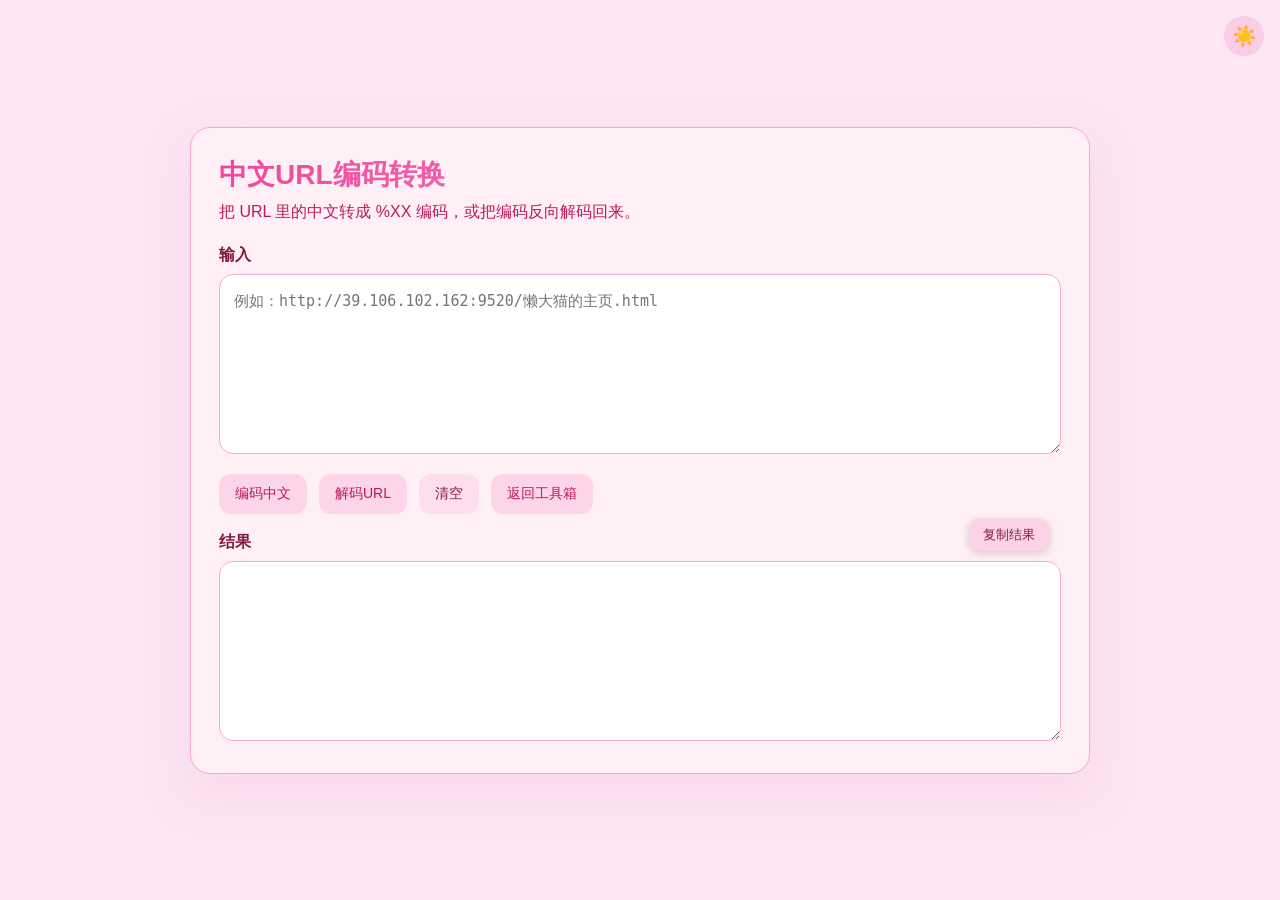
<file: url_encoder.html>
<!DOCTYPE html>
<html lang="zh-CN">
<head>
<meta charset="UTF-8">
<meta name="viewport" content="width=device-width, initial-scale=1.0">
<title>中文URL编码转换</title>
<style>
*{box-sizing:border-box}body{margin:0;min-height:100vh;background:#0f172a;color:#e2e8f0;font-family:-apple-system,BlinkMacSystemFont,'Segoe UI',Roboto,'Noto Sans SC',sans-serif;display:flex;align-items:center;justify-content:center;padding:24px}.card{width:min(900px,100%);background:rgba(30,41,59,.78);border:1px solid rgba(148,163,184,.14);border-radius:20px;padding:28px;box-shadow:0 18px 44px rgba(0,0,0,.28)}h1{margin:0 0 8px;font-size:28px;background:linear-gradient(135deg,#60a5fa,#a78bfa,#f472b6);-webkit-background-clip:text;-webkit-text-fill-color:transparent}.tip{color:#94a3b8;margin:0 0 22px}textarea{width:100%;height:180px;background:#111827;color:#e5e7eb;border:1px solid #334155;border-radius:14px;padding:14px;font-size:15px;line-height:1.6;resize:vertical}textarea:focus{outline:none;border-color:#60a5fa;box-shadow:0 0 0 3px rgba(96,165,250,.15)}.buttons{display:flex;flex-wrap:wrap;gap:12px;margin:16px 0}button,a{border:0;border-radius:12px;padding:11px 16px;background:rgba(96,165,250,.16);color:#bfdbfe;text-decoration:none;cursor:pointer;font-size:14px}button:hover,a:hover{background:rgba(96,165,250,.28)}.out{margin-top:18px}.out-wrap{position:relative}.out-wrap .copy{position:absolute;bottom:100%;right:12px;margin-bottom:10px;z-index:5;padding:7px 14px;font-size:13px;border-radius:10px;box-shadow:0 2px 8px rgba(0,0,0,.18)}.label{margin:0 0 8px;color:#cbd5e1;font-weight:600}.copy{background:rgba(167,139,250,.18);color:#ddd6fe}.clear{background:rgba(244,114,182,.14);color:#fbcfe8}
#theme-toggle{position:fixed;top:16px;right:16px;z-index:9999;width:40px;height:40px;border:none;border-radius:50%;background:rgba(255,255,255,.12);color:inherit;font-size:20px;cursor:pointer;transition:.2s;display:flex;align-items:center;justify-content:center}
#theme-toggle:hover{background:rgba(255,255,255,.22)}
body.light-theme{background:#fce7f3 !important;color:#831843 !important}
body.light-theme .card{background:#fff0f6 !important;border:1px solid #f9a8d4 !important;box-shadow:0 18px 44px rgba(249,168,212,.28) !important}
body.light-theme h1{background:linear-gradient(135deg,#ec4899,#f472b6,#be185d) !important;-webkit-background-clip:text !important;-webkit-text-fill-color:transparent !important}
body.light-theme .tip{color:#be185d !important}
body.light-theme textarea{background:#ffffff !important;color:#831843 !important;border:1px solid #f9a8d4 !important}
body.light-theme textarea:focus{outline:none !important;border-color:#ec4899 !important;box-shadow:0 0 0 3px rgba(236,72,153,.15) !important}
body.light-theme button,body.light-theme a{background:rgba(236,72,153,.16) !important;color:#be185d !important}
body.light-theme button:hover,body.light-theme a:hover{background:rgba(236,72,153,.28) !important}
body.light-theme .label{color:#831843 !important}
body.light-theme .copy{background:rgba(236,72,153,.18) !important;color:#831843 !important}
body.light-theme .clear{background:rgba(244,114,182,.14) !important;color:#831843 !important}
body.light-theme #theme-toggle{background:rgba(236,72,153,.16) !important;color:#831843 !important}
body.light-theme #theme-toggle:hover{background:rgba(236,72,153,.28) !important}
</style>
</head>
<body>
<button id="theme-toggle">🌙</button>
<div class="card">
  <h1>中文URL编码转换</h1>
  <p class="tip">把 URL 里的中文转成 %XX 编码，或把编码反向解码回来。</p>
  <p class="label">输入</p>
  <textarea id="input" placeholder="例如：http://39.106.102.162:9520/懒大猫的主页.html"></textarea>
  <div class="buttons">
    <button onclick="encodeUrl()">编码中文</button>
    <button onclick="decodeUrl()">解码URL</button>
    <button class="clear" onclick="clearAll()">清空</button>
    <a href="/">返回工具箱</a>
  </div>
  <div class="out">
    <p class="label">结果</p>
    <div class="out-wrap">
      <textarea id="output" readonly></textarea>
      <button class="copy" onclick="copyOutput()">复制结果</button>
    </div>
  </div>
</div>
<script>
const input=document.getElementById('input'), output=document.getElementById('output');
function encodeUrl(){try{output.value=encodeURI(input.value)}catch(e){output.value='编码失败：'+e.message}}
function decodeUrl(){try{output.value=decodeURI(input.value)}catch(e){output.value='解码失败：'+e.message}}
async function copyOutput(){if(!output.value)return; await navigator.clipboard.writeText(output.value)}
function clearAll(){input.value='';output.value='';input.focus()}
</script>
<script>(function(){var b=document.getElementById('theme-toggle');var s=localStorage.getItem('theme')||'light';if(s==='light')document.body.classList.add('light-theme');b.textContent=s==='light'?'☀️':'🌙';b.addEventListener('click',function(){var l=document.body.classList.toggle('light-theme');localStorage.setItem('theme',l?'light':'dark');b.textContent=l?'☀️':'🌙'});})();</script>
</body>
</html>
</file>
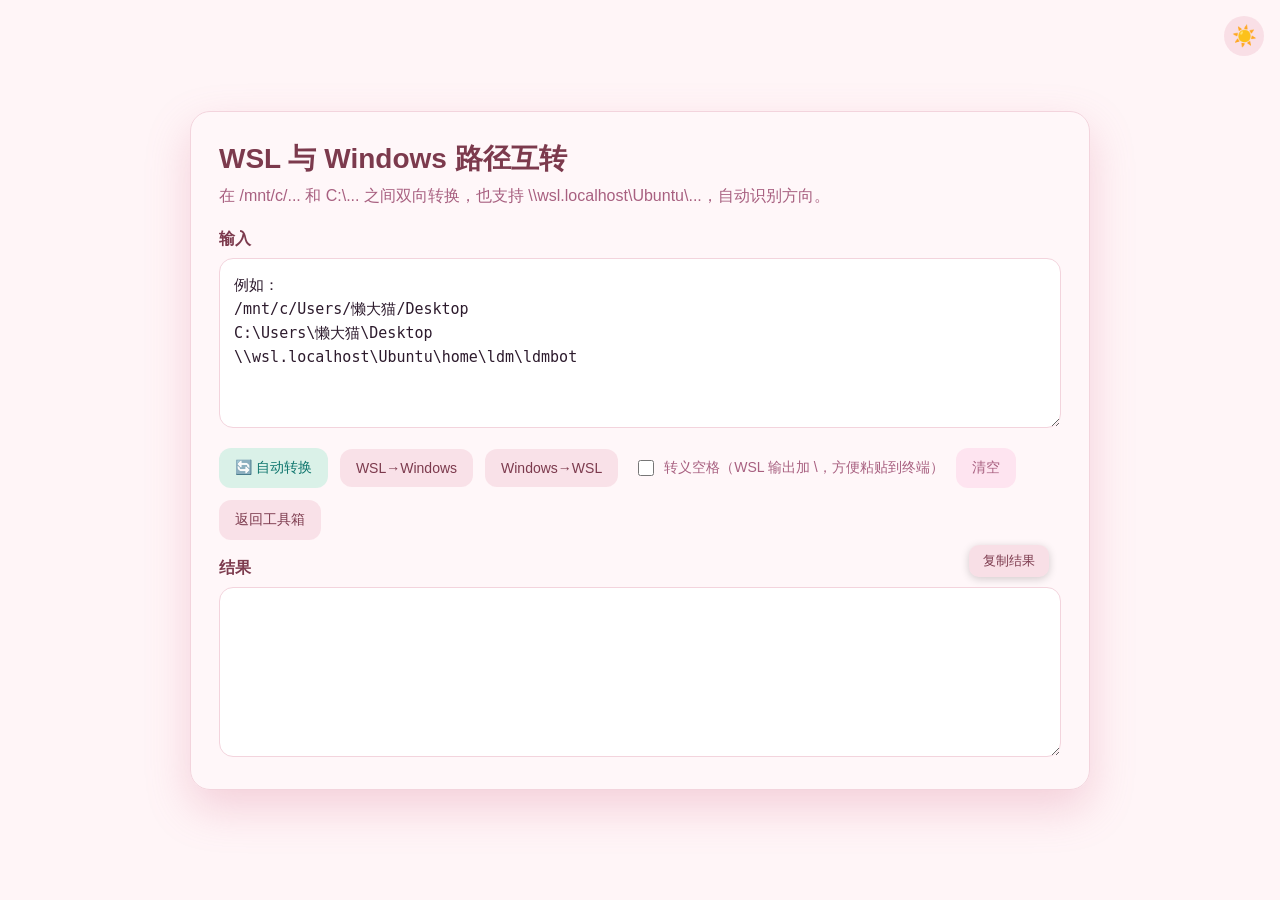
<file: wsl_path_converter.html>
<!DOCTYPE html>
<html lang="zh-CN">
<head>
<meta charset="UTF-8">
<meta name="viewport" content="width=device-width, initial-scale=1.0">
<title>WSL 与 Windows 路径互转</title>
<style>
*{box-sizing:border-box}body{margin:0;min-height:100vh;background:#0f172a;color:#e2e8f0;font-family:-apple-system,BlinkMacSystemFont,'Segoe UI',Roboto,'Noto Sans SC',sans-serif;display:flex;align-items:center;justify-content:center;padding:24px}.card{width:min(900px,100%);background:rgba(30,41,59,.78);border:1px solid rgba(148,163,184,.14);border-radius:20px;padding:28px;box-shadow:0 18px 44px rgba(0,0,0,.28)}h1{margin:0 0 8px;font-size:28px;background:linear-gradient(135deg,#60a5fa,#a78bfa,#f472b6);-webkit-background-clip:text;-webkit-text-fill-color:transparent}.tip{color:#94a3b8;margin:0 0 22px}textarea{width:100%;height:170px;background:#111827;color:#e5e7eb;border:1px solid #334155;border-radius:14px;padding:14px;font-size:15px;line-height:1.6;resize:vertical;font-family:ui-monospace,SFMono-Regular,Menlo,Consolas,monospace}textarea:focus{outline:none;border-color:#60a5fa;box-shadow:0 0 0 3px rgba(96,165,250,.15)}.buttons{display:flex;flex-wrap:wrap;gap:12px;margin:16px 0;align-items:center}button,a{border:0;border-radius:12px;padding:11px 16px;background:rgba(96,165,250,.16);color:#bfdbfe;text-decoration:none;cursor:pointer;font-size:14px;transition:background .15s}button:hover,a:hover{background:rgba(96,165,250,.28)}.auto{background:rgba(52,211,153,.16);color:#a7f3d0}.auto:hover{background:rgba(52,211,153,.28)}.copy{background:rgba(167,139,250,.18);color:#ddd6fe}.clear{background:rgba(244,114,182,.14);color:#fbcfe8}.opt{display:inline-flex;align-items:center;gap:7px;font-size:14px;color:#94a3b8;cursor:pointer;user-select:none;margin-left:4px}.opt input{width:16px;height:16px;accent-color:#60a5fa;cursor:pointer}.out{margin-top:18px}.out-wrap{position:relative}.out-wrap .copy{position:absolute;bottom:100%;right:12px;margin-bottom:10px;z-index:5;padding:7px 14px;font-size:13px;border-radius:10px;box-shadow:0 2px 8px rgba(0,0,0,.18)}.label{margin:0 0 8px;color:#cbd5e1;font-weight:600}
#theme-toggle{position:fixed;top:16px;right:16px;z-index:9999;width:40px;height:40px;border:none;border-radius:50%;background:rgba(255,255,255,.12);color:inherit;font-size:20px;cursor:pointer;transition:.2s;display:flex;align-items:center;justify-content:center}
#theme-toggle:hover{background:rgba(255,255,255,.22)}
body.light-theme{background:#fff5f7 !important;color:#7c3a4d !important}
body.light-theme .card{background:rgba(255,248,250,.75) !important;border:1px solid #f3d4dd !important;box-shadow:0 18px 44px rgba(217,112,144,.28) !important}
body.light-theme h1{background:none !important;-webkit-text-fill-color:#7c3a4d !important;color:#7c3a4d !important}
body.light-theme .tip{color:#a86080 !important}
body.light-theme textarea{background:#ffffff !important;color:#2d1b2d !important;border:1px solid #f3d4dd !important;opacity:1 !important;-webkit-text-fill-color:#2d1b2d !important}
body.light-theme textarea:focus{outline:none !important;border-color:#d97090 !important;box-shadow:0 0 0 3px rgba(217,112,144,.15) !important}
body.light-theme button,body.light-theme a{background:rgba(217,112,144,.16) !important;color:#7c3a4d !important}
body.light-theme button:hover,body.light-theme a:hover{background:rgba(217,112,144,.28) !important}
body.light-theme .auto{background:rgba(52,211,153,.18) !important;color:#0f766e !important}
body.light-theme .auto:hover{background:rgba(52,211,153,.3) !important}
body.light-theme .copy{background:rgba(217,112,144,.18) !important;color:#7c3a4d !important}
body.light-theme .clear{background:rgba(244,114,182,.14) !important;color:#a86080 !important}
body.light-theme .opt{color:#a86080 !important}
body.light-theme .opt input{accent-color:#d97090 !important}
body.light-theme .label{color:#7c3a4d !important}
body.light-theme #theme-toggle{background:rgba(217,112,144,.16) !important;color:#7c3a4d !important}
body.light-theme #theme-toggle:hover{background:rgba(217,112,144,.28) !important}
</style>
</head>
<body>
<button id="theme-toggle">🌙</button>
<div class="card">
  <h1>WSL 与 Windows 路径互转</h1>
  <p class="tip">在 /mnt/c/... 和 C:\... 之间双向转换，也支持 \\wsl.localhost\Ubuntu\...，自动识别方向。</p>
  <p class="label">输入</p>
  <textarea id="input" placeholder="例如：&#10;/mnt/c/Users/懒大猫/Desktop&#10;C:\Users\懒大猫\Desktop&#10;\\wsl.localhost\Ubuntu\home\ldm\ldmbot"></textarea>
  <div class="buttons">
    <button class="auto" onclick="autoConvert()">🔄 自动转换</button>
    <button onclick="convert('wsl2win')">WSL→Windows</button>
    <button onclick="convert('win2wsl')">Windows→WSL</button>
    <label class="opt"><input type="checkbox" id="escapeSpaces">转义空格（WSL 输出加 \，方便粘贴到终端）</label>
    <button class="clear" onclick="clearAll()">清空</button>
    <a href="/">返回工具箱</a>
  </div>
  <div class="out">
    <p class="label">结果</p>
    <div class="out-wrap">
      <textarea id="output" readonly></textarea>
      <button class="copy" onclick="copyOutput()">复制结果</button>
    </div>
  </div>
</div>
<script>
const input=document.getElementById('input'), output=document.getElementById('output'), escapeSpaces=document.getElementById('escapeSpaces');

// /mnt/c/Users/foo -> C:\Users\foo
function wslToWin(line){
  const m=line.match(/^\/mnt\/([a-zA-Z])(\/.*)?$/);
  if(!m)return null;
  const drive=m[1].toUpperCase()+':';
  const rest=m[2]?m[2].replace(/\//g,'\\'):'';
  return rest?drive+rest:drive+'\\';
}

// C:\Users\foo (或 C:/Users/foo) -> /mnt/c/Users/foo
function winToWsl(line){
  const m=line.match(/^([a-zA-Z]):([\\/].*)?$/);
  if(!m)return null;
  const drive=m[1].toLowerCase();
  const rest=m[2]?m[2].replace(/\\/g,'/'):'/';
  let out='/mnt/'+drive+rest;
  if(escapeSpaces.checked)out=out.replace(/ /g,'\\ ');
  return out;
}

// \\wsl.localhost\Ubuntu\home\foo (或 \\wsl$\Ubuntu\home\foo) -> /home/foo
function uncToWsl(line){
  const m=line.match(/^\\\\wsl(?:\.localhost|\$)\\[^\\]+\\(.*)$/i);
  if(!m)return null;
  let out='/'+m[1].replace(/\\/g,'/');
  if(escapeSpaces.checked)out=out.replace(/ /g,'\\ ');
  return out;
}

// /home/foo (非 /mnt 的 WSL 路径) -> \\wsl.localhost\Ubuntu\home\foo
function wslToUnc(line){
  if(/^\/mnt\//.test(line))return null;
  const rest=line.replace(/^\//,'').replace(/\//g,'\\');
  return '\\\\wsl.localhost\\Ubuntu\\'+rest;
}

function convertLine(line, mode){
  if(!line)return line;
  const t=line.trim();
  const isWsl=/^\/mnt\/[a-zA-Z](?:[\\/]|$)/.test(t);
  const isWslPath=/^\//.test(t);
  const isWin=/^[a-zA-Z]:[\\/]/.test(t);
  const isUnc=/^\\\\wsl(?:\.localhost|\$)\\/i.test(t);
  if(mode==='auto'){
    if(isWsl)return wslToWin(t);
    if(isWin)return winToWsl(t);
    if(isUnc)return uncToWsl(t);
    if(isWslPath)return wslToUnc(t);
    return line;
  }
  if(mode==='wsl2win')return isWsl?wslToWin(t):isWslPath?wslToUnc(t):line;
  if(mode==='win2wsl')return isWin?winToWsl(t):isUnc?uncToWsl(t):line;
  return line;
}

function run(mode){
  output.value=input.value.split('\n').map(l=>convertLine(l,mode)).join('\n');
}
function autoConvert(){run('auto')}
function convert(mode){run(mode)}
async function copyOutput(){if(!output.value)return;await navigator.clipboard.writeText(output.value)}
function clearAll(){input.value='';output.value='';input.focus()}
</script>
<script>(function(){var b=document.getElementById('theme-toggle');var s=localStorage.getItem('theme')||'light';if(s==='light'){document.body.classList.add('light-theme');document.documentElement.style.backgroundColor='#fff5f7';}b.textContent=s==='light'?'☀️':'🌙';b.addEventListener('click',function(){var l=document.body.classList.toggle('light-theme');document.documentElement.style.backgroundColor=l?'#fff5f7':'#0f172a';localStorage.setItem('theme',l?'light':'dark');b.textContent=l?'☀️':'🌙';});})();</script>
</body>
</html>
</file>
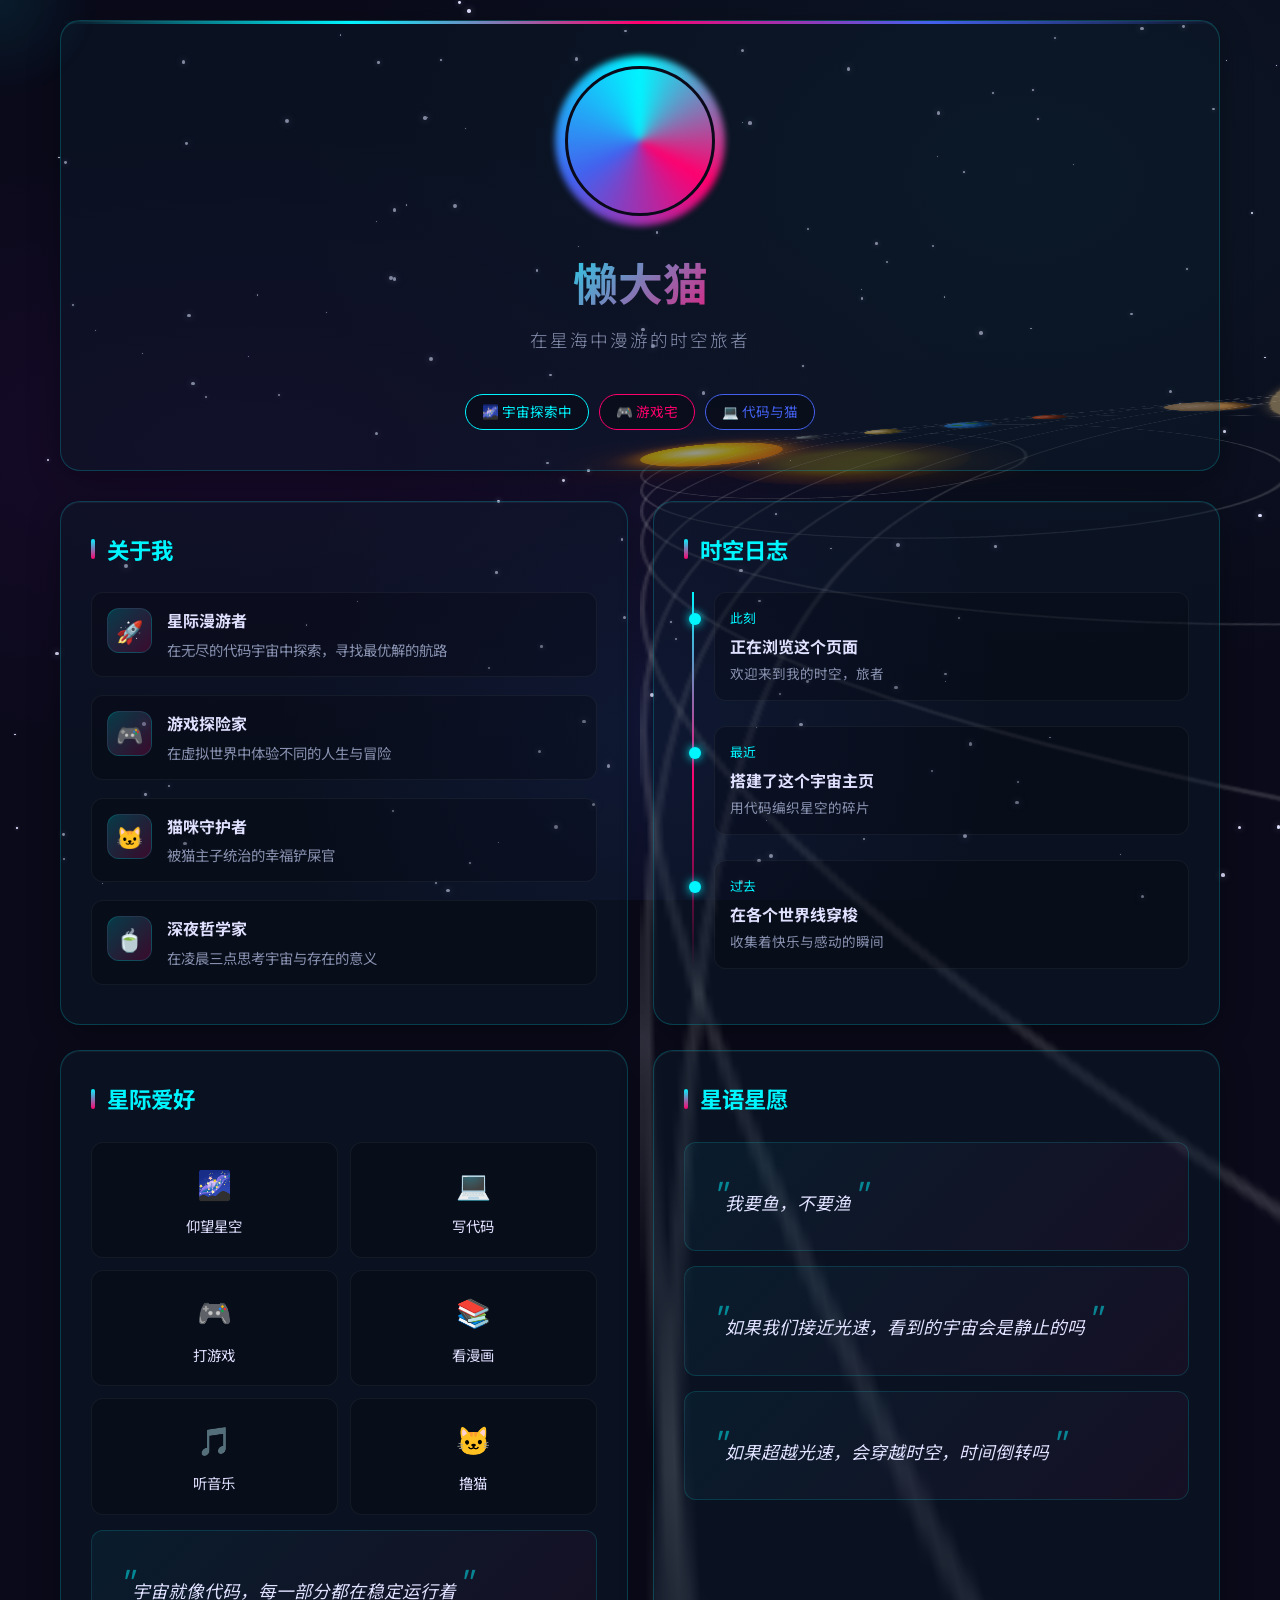
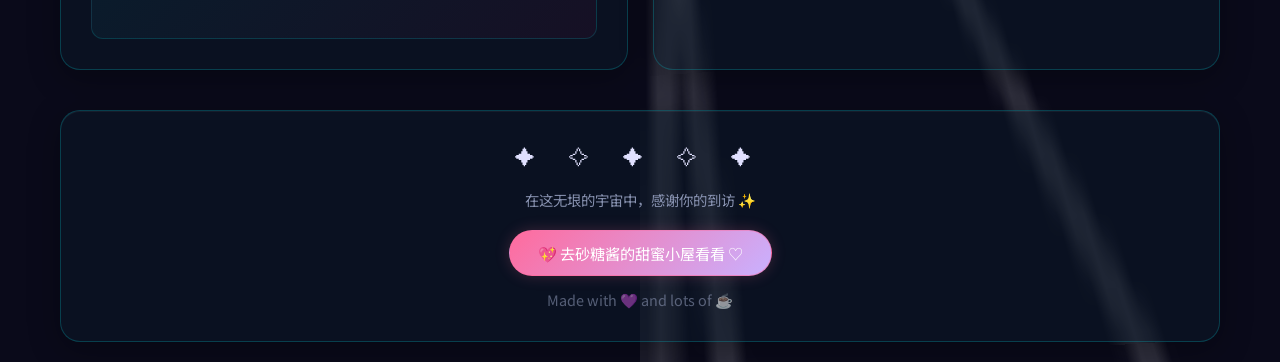
<file: 懒大猫的主页.html>
<!DOCTYPE html>
<html lang="zh-CN">
<head>
    <meta charset="UTF-8">
    <meta name="viewport" content="width=device-width, initial-scale=1.0">
    <title>🌌 懒大猫的宇宙时空 🌌</title>
    <style>
        @import url('https://fonts.googleapis.com/css2?family=Noto+Sans+SC:wght@300;400;500;700&display=swap');
        
        :root {
            --space-black: #0a0a1a;
            --deep-blue: #0d1b2a;
            --nebula-purple: #1b0a2e;
            --neon-cyan: #00f5ff;
            --neon-pink: #ff006e;
            --neon-blue: #4361ee;
            --star-white: #e0e0ff;
            --glass-bg: rgba(13, 27, 42, 0.45);
            --glass-border: rgba(0, 245, 255, 0.2);
            --text-primary: #e0e0ff;
            --text-secondary: #8892b0;
        }
        
        * {
            margin: 0;
            padding: 0;
            box-sizing: border-box;
        }
        
        body {
            font-family: 'Noto Sans SC', sans-serif;
            background: var(--space-black);
            color: var(--text-primary);
            line-height: 1.6;
            min-height: 100vh;
            overflow-x: hidden;
        }
        
        /* 星空背景 */
        .starfield {
            position: fixed;
            top: 0;
            left: 0;
            right: 0;
            bottom: 0;
            z-index: -2;
            background: 
                radial-gradient(ellipse at 20% 50%, rgba(27, 10, 46, 0.8) 0%, transparent 50%),
                radial-gradient(ellipse at 80% 20%, rgba(13, 27, 42, 0.8) 0%, transparent 50%),
                radial-gradient(ellipse at 50% 80%, rgba(67, 97, 238, 0.15) 0%, transparent 40%),
                var(--space-black);
        }
        
        /* 星星粒子 */
        .stars {
            position: fixed;
            top: 0;
            left: 0;
            right: 0;
            bottom: 0;
            z-index: -1;
            pointer-events: none;
        }
        
        .star {
            position: absolute;
            background: var(--star-white);
            border-radius: 50%;
            animation: twinkle var(--duration) ease-in-out infinite;
        }
        
        @keyframes twinkle {
            0%, 100% { opacity: 0.2; transform: scale(0.8); }
            50% { opacity: 1; transform: scale(1.2); }
        }
        
        /* 流星 */
        .shooting-star {
            position: fixed;
            width: 100px;
            height: 2px;
            background: linear-gradient(90deg, transparent, var(--neon-cyan), transparent);
            animation: shoot 3s linear infinite;
            opacity: 0;
            z-index: -1;
        }
        
        .shooting-star:nth-child(1) { top: 15%; left: -100px; animation-delay: 0s; }
        .shooting-star:nth-child(2) { top: 45%; left: -100px; animation-delay: 1.5s; }
        .shooting-star:nth-child(3) { top: 75%; left: -100px; animation-delay: 2.8s; }
        
        @keyframes shoot {
            0% { transform: translateX(0) translateY(0) rotate(-45deg); opacity: 0; }
            5% { opacity: 1; }
            70% { opacity: 1; }
            100% { transform: translateX(calc(100vw + 200px)) translateY(calc(100vh + 200px)) rotate(-45deg); opacity: 0; }
        }
        
        .container {
            max-width: 1200px;
            margin: 0 auto;
            padding: 20px;
            position: relative;
            z-index: 10;
        }
        
        /* 毛玻璃卡片 */
        .glass-card {
            background: var(--glass-bg);
            border: 1px solid var(--glass-border);
            border-radius: 20px;
            box-shadow: 
                0 8px 32px rgba(0, 0, 0, 0.3),
                inset 0 1px 0 rgba(255, 255, 255, 0.05);
            transition: all 0.4s cubic-bezier(0.4, 0, 0.2, 1);
        }
        
        .glass-card:hover {
            border-color: rgba(0, 245, 255, 0.4);
            box-shadow: 
                0 8px 32px rgba(0, 0, 0, 0.4),
                0 0 30px rgba(0, 245, 255, 0.1),
                inset 0 1px 0 rgba(255, 255, 255, 0.1);
            transform: translateY(-3px);
        }
        
        /* 头部区域 */
        header {
            margin-bottom: 30px;
        }
        
        .header-content {
            padding: 40px 30px;
            text-align: center;
            position: relative;
            overflow: hidden;
        }
        
        .header-content::before {
            content: '';
            position: absolute;
            top: 0;
            left: 0;
            right: 0;
            height: 3px;
            background: linear-gradient(90deg, 
                transparent, 
                var(--neon-cyan), 
                var(--neon-pink), 
                var(--neon-blue), 
                transparent
            );
            animation: borderGlow 4s linear infinite;
        }
        
        @keyframes borderGlow {
            0% { filter: hue-rotate(0deg); }
            100% { filter: hue-rotate(360deg); }
        }
        
        .profile-section {
            display: flex;
            flex-direction: column;
            align-items: center;
            gap: 25px;
        }
        
        /* 头像 */
        .avatar-container {
            position: relative;
            width: 160px;
            height: 160px;
        }
        
        .avatar-ring {
            position: absolute;
            inset: -5px;
            border-radius: 50%;
            background: conic-gradient(from 0deg, var(--neon-cyan), var(--neon-pink), var(--neon-blue), var(--neon-cyan));
            animation: ringRotate 6s linear infinite;
            filter: blur(3px);
        }
        
        @keyframes ringRotate {
            from { transform: rotate(0deg); }
            to { transform: rotate(360deg); }
        }
        
        .avatar {
            width: 150px;
            height: 150px;
            border-radius: 50%;
            background: url('https://q1.qlogo.cn/g?b=qq&nk=204676209&s=0&type=1') center/cover;
            position: relative;
            z-index: 1;
            margin: 5px;
            border: 3px solid var(--space-black);
            overflow: hidden;
        }
        
        .profile-info h1 {
            font-size: 2.8rem;
            font-weight: 700;
            background: linear-gradient(135deg, var(--neon-cyan), var(--neon-pink));
            -webkit-background-clip: text;
            -webkit-text-fill-color: transparent;
            background-clip: text;
            text-shadow: none;
            margin-bottom: 8px;
        }
        
        .profile-info .subtitle {
            font-size: 1.1rem;
            color: var(--text-secondary);
            font-weight: 300;
            letter-spacing: 2px;
        }
        
        /* 状态标签 */
        .status-tags {
            display: flex;
            gap: 10px;
            flex-wrap: wrap;
            justify-content: center;
            margin-top: 15px;
        }
        
        .tag {
            padding: 6px 16px;
            border-radius: 20px;
            font-size: 0.85rem;
            border: 1px solid;
            background: rgba(0, 0, 0, 0.3);
        }
        
        .tag-cyan { border-color: var(--neon-cyan); color: var(--neon-cyan); }
        .tag-pink { border-color: var(--neon-pink); color: var(--neon-pink); }
        .tag-blue { border-color: var(--neon-blue); color: var(--neon-blue); }
        
        /* 主内容区 */
        main {
            display: grid;
            grid-template-columns: 1fr 1fr;
            gap: 25px;
        }
        
        .card {
            padding: 30px;
        }
        
        .card-title {
            font-size: 1.4rem;
            color: var(--neon-cyan);
            margin-bottom: 25px;
            display: flex;
            align-items: center;
            gap: 12px;
        }
        
        .card-title::before {
            content: '';
            width: 4px;
            height: 20px;
            background: linear-gradient(to bottom, var(--neon-cyan), var(--neon-pink));
            border-radius: 2px;
        }
        
        /* 关于我 */
        .about-content {
            display: flex;
            flex-direction: column;
            gap: 18px;
        }
        
        .about-item {
            display: flex;
            align-items: flex-start;
            gap: 15px;
            padding: 15px;
            border-radius: 12px;
            background: rgba(0, 0, 0, 0.2);
            border: 1px solid rgba(255, 255, 255, 0.05);
        }
        
        .about-icon {
            width: 45px;
            height: 45px;
            background: linear-gradient(135deg, rgba(0, 245, 255, 0.2), rgba(255, 0, 110, 0.2));
            border-radius: 12px;
            display: flex;
            align-items: center;
            justify-content: center;
            font-size: 22px;
            flex-shrink: 0;
            border: 1px solid rgba(0, 245, 255, 0.15);
        }
        
        .about-text h3 {
            font-size: 1rem;
            color: var(--text-primary);
            margin-bottom: 4px;
        }
        
        .about-text p {
            font-size: 0.9rem;
            color: var(--text-secondary);
        }
        
        /* 时间线 */
        .timeline {
            position: relative;
            padding-left: 30px;
        }
        
        .timeline::before {
            content: '';
            position: absolute;
            left: 8px;
            top: 0;
            bottom: 0;
            width: 2px;
            background: linear-gradient(to bottom, var(--neon-cyan), var(--neon-pink), transparent);
        }
        
        .timeline-item {
            position: relative;
            margin-bottom: 25px;
            padding: 15px;
            background: rgba(0, 0, 0, 0.2);
            border-radius: 12px;
            border: 1px solid rgba(255, 255, 255, 0.05);
        }
        
        .timeline-item::before {
            content: '';
            position: absolute;
            left: -26px;
            top: 20px;
            width: 12px;
            height: 12px;
            background: var(--neon-cyan);
            border-radius: 50%;
            box-shadow: 0 0 10px var(--neon-cyan);
        }
        
        .timeline-time {
            font-size: 0.8rem;
            color: var(--neon-cyan);
            margin-bottom: 5px;
        }
        
        .timeline-content h4 {
            font-size: 1rem;
            color: var(--text-primary);
            margin-bottom: 4px;
        }
        
        .timeline-content p {
            font-size: 0.85rem;
            color: var(--text-secondary);
        }
        
        /* 兴趣爱好 */
        .hobbies-grid {
            display: grid;
            grid-template-columns: repeat(2, 1fr);
            gap: 12px;
        }
        
        .hobby-item {
            padding: 18px 15px;
            text-align: center;
            background: rgba(0, 0, 0, 0.2);
            border-radius: 12px;
            border: 1px solid rgba(255, 255, 255, 0.05);
            transition: all 0.3s;
        }
        
        .hobby-item:hover {
            border-color: rgba(0, 245, 255, 0.3);
            background: rgba(0, 245, 255, 0.05);
        }
        
        .hobby-icon {
            font-size: 28px;
            margin-bottom: 8px;
            display: block;
        }
        
        .hobby-name {
            font-size: 0.9rem;
            color: var(--text-primary);
        }
        
        /* 引用区 */
        .quote-box {
            padding: 25px;
            background: linear-gradient(135deg, rgba(0, 245, 255, 0.05), rgba(255, 0, 110, 0.05));
            border-radius: 12px;
            border: 1px solid rgba(0, 245, 255, 0.15);
            margin-top: 15px;
        }
        
        .quote-text {
            font-size: 1.1rem;
            font-style: italic;
            color: var(--text-primary);
            line-height: 1.8;
        }
        
        .quote-text::before,
        .quote-text::after {
            content: '"';
            font-size: 2rem;
            color: var(--neon-cyan);
            opacity: 0.5;
        }
        
        /* 底部 */
        .footer {
            text-align: center;
            margin-top: 40px;
            padding: 30px;
        }
        
        .footer-stars {
            font-size: 20px;
            letter-spacing: 15px;
            margin-bottom: 15px;
        }
        
        .footer-text {
            color: var(--text-secondary);
            font-size: 0.9rem;
        }
        
        /* 光标跟随效果 */
        .cursor-glow {
            position: fixed;
            width: 200px;
            height: 200px;
            background: radial-gradient(circle, rgba(0, 245, 255, 0.08) 0%, transparent 70%);
            border-radius: 50%;
            pointer-events: none;
            z-index: 100;
            transform: translate(-50%, -50%);
            transition: opacity 0.3s;
        }
        
        /* 漂浮爱心 */
        .floating-hearts {
            position: fixed;
            top: 0;
            left: 0;
            right: 0;
            bottom: 0;
            pointer-events: none;
            z-index: -1;
            overflow: hidden;
        }
        
        .heart {
            position: absolute;
            font-size: 20px;
            animation: floatUp var(--duration) linear infinite;
            opacity: 0;
            filter: drop-shadow(0 0 6px currentColor);
        }
        
        @keyframes floatUp {
            0% { transform: translateY(100vh) rotate(0deg) scale(0.5); opacity: 0; }
            10% { opacity: 0.8; }
            90% { opacity: 0.8; }
            100% { transform: translateY(-100px) rotate(360deg) scale(1); opacity: 0; }
        }

        /* =========================================
           行星系统 (3D 时空升级版)
           ========================================= */
        .solar-system {
            position: fixed;
            top: 50%;
            left: 50%;
            width: 100vw;
            height: 100vh;
            /* 设定整个场景的摄像机透视距离 */
            perspective: 900px;
            transform: translate(-50%, -50%);
            pointer-events: none;
            z-index: 1; /* 降低层级避免遮挡文字 */
        }
        
        .solar-system-inner {
            position: absolute;
            top: 50%;
            left: 50%;
            width: 0;
            height: 0;
            transform-style: preserve-3d;
            /* rotateX(82deg) 使旋转面近乎垂直穿出屏幕，rotateY(-5deg) 稍微侧倾 */
            /* scale(2.2) 配合透视，让运行到前方的星球显得极其巨大！ */
            transform: rotateX(82deg) rotateY(-5deg) scale(2.2);
        }

        /* 太阳 */
        .sun {
            position: absolute;
            top: 0; left: 0;
            width: 60px;
            height: 60px;
            background: radial-gradient(circle at 40% 40%, #fff8dc, #ffd700, #ff8c00, #ff4500);
            border-radius: 50%;
            box-shadow: 0 0 15px #ff8c00, 0 0 40px rgba(255, 69, 0, 0.5);
            animation: sunPulse 3s ease-in-out infinite;
            transform-style: preserve-3d;
        }

        .sun::before, .sun::after {
            content: '';
            position: absolute;
            border-radius: 50%;
            top: 50%; left: 50%;
        }
        .sun::before {
            width: 90px; height: 90px;
            background: radial-gradient(circle, rgba(255, 215, 0, 0.3) 30%, rgba(255, 140, 0, 0.15) 50%, rgba(255, 69, 0, 0.05) 70%, transparent 80%);
            animation: coronaPulse 4s ease-in-out infinite;
        }
        .sun::after {
            width: 120px; height: 120px;
            background: radial-gradient(circle, rgba(255, 200, 0, 0.1) 20%, rgba(255, 100, 0, 0.05) 40%, transparent 60%);
            animation: coronaPulse 5s ease-in-out infinite reverse;
        }

        /* 太阳光晕不仅缩放，还要保持正面朝向镜头 */
        @keyframes sunPulse {
            0%, 100% { 
                transform: translate(-50%, -50%) rotateY(5deg) rotateX(-82deg) scale(1); 
                filter: url(#sunFilter) brightness(1); 
            }
            50% { 
                transform: translate(-50%, -50%) rotateY(5deg) rotateX(-82deg) scale(1.05); 
                filter: url(#sunFilter) brightness(1.2); 
            }
        }
        @keyframes coronaPulse {
            0%, 100% { transform: translate(-50%, -50%) scale(1); opacity: 0.8; }
            50% { transform: translate(-50%, -50%) scale(1.15); opacity: 1; }
        }

        /* 轨道基础 */
        .orbit {
            position: absolute;
            top: 0; left: 0;
            border: 1px solid rgba(255, 255, 255, 0.15);
            border-radius: 50%;
            transform-style: preserve-3d;
        }

        /* 行星定位点 (由于轨道沿Z轴转动，定位点需反向转动，保证行星始终平稳) */
        .pos {
            position: absolute;
            top: 0; left: 50%;
            width: 0; height: 0;
            transform-style: preserve-3d;
        }

        /* 行星基础属性 */
        .planet {
            position: absolute;
            top: 0; left: 0;
            border-radius: 50%;
            transform-style: preserve-3d;
            box-shadow: inset -4px -2px 6px rgba(0, 0, 0, 0.6), 0 0 5px rgba(255,255,255,0.2);
        }

        /* 行星自转：巧妙地在抵消面内实现Z轴旋转 */
        .spin-normal { animation: spin-n 6s linear infinite; }
        .spin-reverse { animation: spin-r 6s linear infinite; }
        
        @keyframes spin-n {
            from { transform: translate(-50%, -50%) rotateY(5deg) rotateX(-82deg) rotateZ(0deg); }
            to { transform: translate(-50%, -50%) rotateY(5deg) rotateX(-82deg) rotateZ(360deg); }
        }
        @keyframes spin-r {
            from { transform: translate(-50%, -50%) rotateY(5deg) rotateX(-82deg) rotateZ(0deg); }
            to { transform: translate(-50%, -50%) rotateY(5deg) rotateX(-82deg) rotateZ(-360deg); }
        }

        /* 各个行星样式 */
        .planet-mercury { width: 10px; height: 10px; background: radial-gradient(circle at 35% 35%, #c0c0c0, #8c8c8c, #5a5a5a); }
        .planet-venus   { width: 16px; height: 16px; background: radial-gradient(circle at 35% 35%, #ffe4b5, #daa520, #b8860b); }
        .planet-earth   {
            width: 20px; height: 20px;
            background: radial-gradient(circle at 35% 35%, #4da6ff, #1565c0, #0d47a1);
        }
        .planet-earth::after {
            content: ''; position: absolute; inset: 0; border-radius: 50%;
            background: radial-gradient(circle at 30% 40%, #3a8f3a 0%, #3a8f3a 2px, transparent 3px),
                        radial-gradient(circle at 65% 30%, #2e7d32 0%, #2e7d32 2px, transparent 3px);
        }
        .planet-mars    { width: 14px; height: 14px; background: radial-gradient(circle at 35% 35%, #ff6b35, #cc3300, #8b2500); }
        .planet-jupiter { width: 32px; height: 32px; background: radial-gradient(circle at 35% 35%, #d4a574, #a67844, #6b4226); }
        
        .planet-saturn  { width: 28px; height: 28px; background: radial-gradient(circle at 35% 35%, #f4e4a0, #d4b86a, #a08040); }
        /* 土星环 3D 设置：跟随星球并在空间中自然倾斜 */
        .planet-saturn::after {
            content: '';
            position: absolute;
            top: 50%; left: 50%;
            width: 32px; height: 32px;
            transform: translate(-50%, -50%) rotateX(75deg);
            border: 8px solid rgba(210, 180, 120, 0.5);
            border-radius: 50%;
            pointer-events: none;
            box-shadow: 0 0 6px rgba(210, 180, 120, 0.4), inset 0 0 6px rgba(210, 180, 120, 0.4);
        }
        
        .planet-uranus  { width: 20px; height: 20px; background: radial-gradient(circle at 35% 35%, #7fffff, #40e0d0, #20b2aa); }
        .planet-neptune { width: 18px; height: 18px; background: radial-gradient(circle at 35% 35%, #4169e1, #1e3a8a, #0f1f5e); }

        /* 轨道尺寸与关键帧连接 */
        .orbit-1 { width: 140px; height: 140px; animation: orb-1 8s linear infinite; }  .pos-1 { animation: anti-1 8s linear infinite; }
        .orbit-2 { width: 200px; height: 200px; animation: orb-2 12s linear infinite; } .pos-2 { animation: anti-2 12s linear infinite; }
        .orbit-3 { width: 270px; height: 270px; animation: orb-3 18s linear infinite; } .pos-3 { animation: anti-3 18s linear infinite; }
        .orbit-4 { width: 350px; height: 350px; animation: orb-4 25s linear infinite; } .pos-4 { animation: anti-4 25s linear infinite; }
        .orbit-5 { width: 460px; height: 460px; animation: orb-5 40s linear infinite; } .pos-5 { animation: anti-5 40s linear infinite; }
        .orbit-6 { width: 570px; height: 570px; animation: orb-6 55s linear infinite; } .pos-6 { animation: anti-6 55s linear infinite; }
        .orbit-7 { width: 680px; height: 680px; animation: orb-7 70s linear infinite; } .pos-7 { animation: anti-7 70s linear infinite; }
        .orbit-8 { width: 790px; height: 790px; animation: orb-8 90s linear infinite; } .pos-8 { animation: anti-8 90s linear infinite; }

        /* 关键帧: orb-6(土星) 设定初始角度为170度，一加载就在视线最前方！ */
        @keyframes orb-1 { 0% { transform: translate(-50%, -50%) rotateZ(0deg); } 100% { transform: translate(-50%, -50%) rotateZ(360deg); } }
        @keyframes anti-1 { 0% { transform: rotateZ(0deg); } 100% { transform: rotateZ(-360deg); } }

        @keyframes orb-2 { 0% { transform: translate(-50%, -50%) rotateZ(70deg); } 100% { transform: translate(-50%, -50%) rotateZ(430deg); } }
        @keyframes anti-2 { 0% { transform: rotateZ(-70deg); } 100% { transform: rotateZ(-430deg); } }

        @keyframes orb-3 { 0% { transform: translate(-50%, -50%) rotateZ(140deg); } 100% { transform: translate(-50%, -50%) rotateZ(500deg); } }
        @keyframes anti-3 { 0% { transform: rotateZ(-140deg); } 100% { transform: rotateZ(-500deg); } }

        @keyframes orb-4 { 0% { transform: translate(-50%, -50%) rotateZ(210deg); } 100% { transform: translate(-50%, -50%) rotateZ(570deg); } }
        @keyframes anti-4 { 0% { transform: rotateZ(-210deg); } 100% { transform: rotateZ(-570deg); } }

        @keyframes orb-5 { 0% { transform: translate(-50%, -50%) rotateZ(280deg); } 100% { transform: translate(-50%, -50%) rotateZ(640deg); } }
        @keyframes anti-5 { 0% { transform: rotateZ(-280deg); } 100% { transform: rotateZ(-640deg); } }

        @keyframes orb-6 { 0% { transform: translate(-50%, -50%) rotateZ(170deg); } 100% { transform: translate(-50%, -50%) rotateZ(530deg); } }
        @keyframes anti-6 { 0% { transform: rotateZ(-170deg); } 100% { transform: rotateZ(-530deg); } }

        @keyframes orb-7 { 0% { transform: translate(-50%, -50%) rotateZ(40deg); } 100% { transform: translate(-50%, -50%) rotateZ(400deg); } }
        @keyframes anti-7 { 0% { transform: rotateZ(-40deg); } 100% { transform: rotateZ(-400deg); } }

        @keyframes orb-8 { 0% { transform: translate(-50%, -50%) rotateZ(320deg); } 100% { transform: translate(-50%, -50%) rotateZ(680deg); } }
        @keyframes anti-8 { 0% { transform: rotateZ(-320deg); } 100% { transform: rotateZ(-680deg); } }

        /* 响应式 */
        @media (max-width: 768px) {
            main { grid-template-columns: 1fr; }
            .profile-info h1 { font-size: 2.2rem; }
            .header-content { padding: 25px 20px; }
            .card { padding: 20px; }
            .hobbies-grid { grid-template-columns: repeat(2, 1fr); }
            /* 手机端适当调远行星系 */
            .solar-system-inner { transform: rotateX(82deg) rotateY(-5deg) scale(1.5); }
        }
    </style>
</head>
<body>
    <div class="starfield"></div>
    <div class="stars" id="stars"></div>
    
    <div class="shooting-star"></div>
    <div class="shooting-star"></div>
    <div class="shooting-star"></div>
    
    <div class="floating-hearts" id="hearts"></div>
    
    <svg style="position:absolute;width:0;height:0;">
        <defs>
            <filter id="sunFilter" x="-30%" y="-30%" width="160%" height="160%">
                <feTurbulence type="fractalNoise" baseFrequency="0.03" numOctaves="2" seed="2" result="noise"/>
                <feDisplacementMap in="SourceGraphic" in2="noise" scale="3" xChannelSelector="R" yChannelSelector="G"/>
            </filter>
        </defs>
    </svg>
    
    <div class="solar-system">
        <div class="solar-system-inner">
            <div class="sun"></div>
            
            <div class="orbit orbit-1">
                <div class="pos pos-1"><div class="planet planet-mercury spin-normal"></div></div>
            </div>
            <div class="orbit orbit-2">
                <div class="pos pos-2"><div class="planet planet-venus spin-reverse"></div></div>
            </div>
            <div class="orbit orbit-3">
                <div class="pos pos-3"><div class="planet planet-earth spin-normal"></div></div>
            </div>
            <div class="orbit orbit-4">
                <div class="pos pos-4"><div class="planet planet-mars spin-reverse"></div></div>
            </div>
            <div class="orbit orbit-5">
                <div class="pos pos-5"><div class="planet planet-jupiter spin-normal"></div></div>
            </div>
            <div class="orbit orbit-6">
                <div class="pos pos-6"><div class="planet planet-saturn spin-reverse"></div></div>
            </div>
            <div class="orbit orbit-7">
                <div class="pos pos-7"><div class="planet planet-uranus spin-normal"></div></div>
            </div>
            <div class="orbit orbit-8">
                <div class="pos pos-8"><div class="planet planet-neptune spin-reverse"></div></div>
            </div>
        </div>
    </div>
    
    <div class="cursor-glow" id="cursorGlow"></div>
    
    <div class="container">
        <header class="glass-card">
            <div class="header-content">
                <div class="profile-section">
                    <div class="avatar-container">
                        <div class="avatar-ring"></div>
                        <div class="avatar"></div>
                    </div>
                    <div class="profile-info">
                        <h1>懒大猫</h1>
                        <p class="subtitle">在星海中漫游的时空旅者</p>
                    </div>
                    <div class="status-tags">
                        <span class="tag tag-cyan">🌌 宇宙探索中</span>
                        <span class="tag tag-pink">🎮 游戏宅</span>
                        <span class="tag tag-blue">💻 代码与猫</span>
                    </div>
                </div>
            </div>
        </header>
        
        <main>
            <div class="glass-card card">
                <h2 class="card-title">关于我</h2>
                <div class="about-content">
                    <div class="about-item">
                        <div class="about-icon">🚀</div>
                        <div class="about-text">
                            <h3>星际漫游者</h3>
                            <p>在无尽的代码宇宙中探索，寻找最优解的航路</p>
                        </div>
                    </div>
                    <div class="about-item">
                        <div class="about-icon">🎮</div>
                        <div class="about-text">
                            <h3>游戏探险家</h3>
                            <p>在虚拟世界中体验不同的人生与冒险</p>
                        </div>
                    </div>
                    <div class="about-item">
                        <div class="about-icon">🐱</div>
                        <div class="about-text">
                            <h3>猫咪守护者</h3>
                            <p>被猫主子统治的幸福铲屎官</p>
                        </div>
                    </div>
                    <div class="about-item">
                        <div class="about-icon">🍵</div>
                        <div class="about-text">
                            <h3>深夜哲学家</h3>
                            <p>在凌晨三点思考宇宙与存在的意义</p>
                        </div>
                    </div>
                </div>
            </div>
            
            <div class="glass-card card">
                <h2 class="card-title">时空日志</h2>
                <div class="timeline">
                    <div class="timeline-item">
                        <div class="timeline-time">此刻</div>
                        <div class="timeline-content">
                            <h4>正在浏览这个页面</h4>
                            <p>欢迎来到我的时空，旅者</p>
                        </div>
                    </div>
                    <div class="timeline-item">
                        <div class="timeline-time">最近</div>
                        <div class="timeline-content">
                            <h4>搭建了这个宇宙主页</h4>
                            <p>用代码编织星空的碎片</p>
                        </div>
                    </div>
                    <div class="timeline-item">
                        <div class="timeline-time">过去</div>
                        <div class="timeline-content">
                            <h4>在各个世界线穿梭</h4>
                            <p>收集着快乐与感动的瞬间</p>
                        </div>
                    </div>
                </div>
            </div>
            
            <div class="glass-card card">
                <h2 class="card-title">星际爱好</h2>
                <div class="hobbies-grid">
                    <div class="hobby-item">
                        <span class="hobby-icon">🌌</span>
                        <span class="hobby-name">仰望星空</span>
                    </div>
                    <div class="hobby-item">
                        <span class="hobby-icon">💻</span>
                        <span class="hobby-name">写代码</span>
                    </div>
                    <div class="hobby-item">
                        <span class="hobby-icon">🎮</span>
                        <span class="hobby-name">打游戏</span>
                    </div>
                    <div class="hobby-item">
                        <span class="hobby-icon">📚</span>
                        <span class="hobby-name">看漫画</span>
                    </div>
                    <div class="hobby-item">
                        <span class="hobby-icon">🎵</span>
                        <span class="hobby-name">听音乐</span>
                    </div>
                    <div class="hobby-item">
                        <span class="hobby-icon">🐱</span>
                        <span class="hobby-name">撸猫</span>
                    </div>
                </div>
                
                <div class="quote-box">
                    <p class="quote-text">宇宙就像代码，每一部分都在稳定运行着</p>
                </div>
            </div>
            
            <div class="glass-card card">
                <h2 class="card-title">星语星愿</h2>
                <div class="quote-box" style="margin-top: 0;">
                    <p class="quote-text">我要鱼，不要渔</p>
                </div>
                <div class="quote-box">
                    <p class="quote-text">如果我们接近光速，看到的宇宙会是静止的吗</p>
                </div>
                <div class="quote-box">
                    <p class="quote-text">如果超越光速，会穿越时空，时间倒转吗</p>
                </div>
            </div>
        </main>
        
        <div class="glass-card footer">
            <div class="footer-stars">✦ ✧ ✦ ✧ ✦</div>
            <p class="footer-text">
                在这无垠的宇宙中，感谢你的到访 ✨
            </p>
            <p style="margin-top: 18px;">
                <a href="砂糖酱的主页.html" style="display: inline-block; padding: 10px 28px; background: linear-gradient(135deg, #ff6b9d, #c9b1ff); color: #fff; border: 1px solid rgba(255,107,157,0.5); border-radius: 25px; text-decoration: none; font-size: 0.95rem; transition: all 0.3s; box-shadow: 0 0 15px rgba(255,107,157,0.2);" onmouseover="this.style.boxShadow='0 0 25px rgba(255,107,157,0.45)'; this.style.transform='translateY(-2px)'" onmouseout="this.style.boxShadow='0 0 15px rgba(255,107,157,0.2)'; this.style.transform='translateY(0)'">💖 去砂糖酱的甜蜜小屋看看 ♡</a>
            </p>
            <p class="footer-text" style="margin-top: 12px; opacity: 0.6;">
                Made with 💜 and lots of ☕
            </p>
        </div>
    </div>
    
    <script>
        // 生成星星
        function createStars() {
            const starsContainer = document.getElementById('stars');
            const starCount = 150;
            
            for (let i = 0; i < starCount; i++) {
                const star = document.createElement('div');
                star.className = 'star';
                
                const size = Math.random() * 3 + 1;
                const x = Math.random() * 100;
                const y = Math.random() * 100;
                const duration = Math.random() * 3 + 2;
                const delay = Math.random() * 3;
                
                star.style.cssText = `
                    width: ${size}px;
                    height: ${size}px;
                    left: ${x}%;
                    top: ${y}%;
                    --duration: ${duration}s;
                    animation-delay: ${delay}s;
                    box-shadow: 0 0 ${size * 2}px rgba(224, 224, 255, 0.5);
                `;
                
                starsContainer.appendChild(star);
            }
        }
        
        // 生成漂浮爱心
        function createHearts() {
            const heartsContainer = document.getElementById('hearts');
            const heartCount = 25;
            const heartSymbols = ['♡', '♡', '♡', '♡', '♡', '♡', '♡', '♡', '♡', '♡', '♡', '♡', '♡'];
            const colors = ['#ff6b9d', '#ff9ec6', '#ff69b4', '#ff1493', '#c71585', '#00f5ff', '#4361ee', '#7b68ee', '#9370db', '#32cd32', '#ffd700', '#ff6347'];
            
            for (let i = 0; i < heartCount; i++) {
                const heart = document.createElement('div');
                heart.className = 'heart';
                heart.textContent = heartSymbols[Math.floor(Math.random() * heartSymbols.length)];
                
                const x = Math.random() * 100;
                const duration = Math.random() * 8 + 10;
                const delay = Math.random() * 10;
                const size = Math.random() * 20 + 14;
                const color = colors[Math.floor(Math.random() * colors.length)];
                
                heart.style.cssText = `
                    left: ${x}%;
                    --duration: ${duration}s;
                    animation-delay: ${delay}s;
                    font-size: ${size}px;
                    color: ${color};
                `;
                
                heartsContainer.appendChild(heart);
            }
        }
        
        // 光标跟随效果
        const cursorGlow = document.getElementById('cursorGlow');
        let mouseX = 0, mouseY = 0;
        let glowX = 0, glowY = 0;
        
        document.addEventListener('mousemove', (e) => {
            mouseX = e.clientX;
            mouseY = e.clientY;
        });
        
        function animateGlow() { 
            glowX += (mouseX - glowX) * 0.1;
            glowY += (mouseY - glowY) * 0.1;
            
            cursorGlow.style.left = glowX + 'px';
            cursorGlow.style.top = glowY + 'px';
            
            requestAnimationFrame(animateGlow);
        }
        
        // 初始化
        createStars();
        createHearts();
        animateGlow();
    </script>
</body>
</html>
</file>
